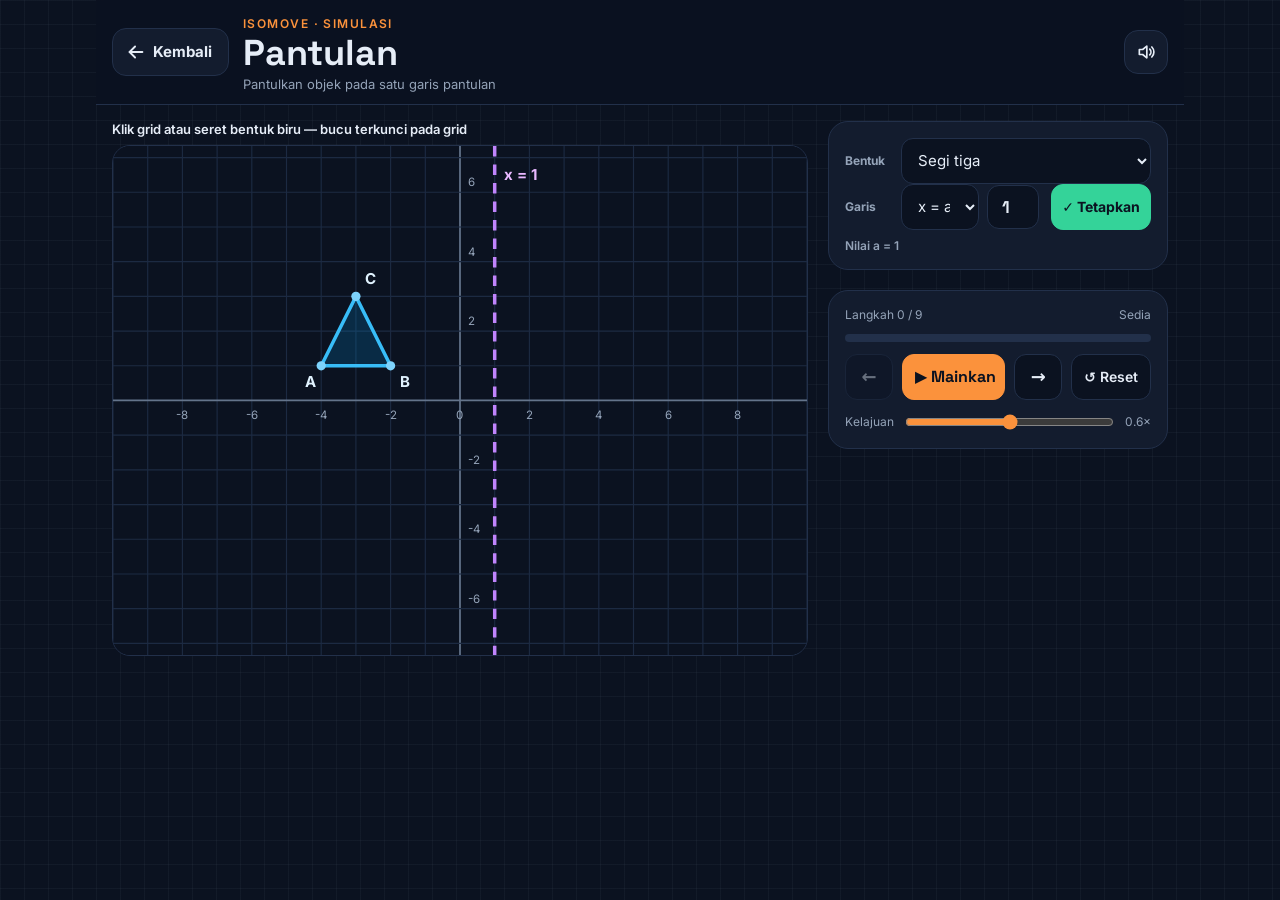
<file: simulasi/pantulan.html>
<!doctype html>
<html lang="ms">
<head>
<meta charset="utf-8">
<meta name="viewport" content="width=device-width, initial-scale=1, maximum-scale=1, user-scalable=no, viewport-fit=cover">
<title>Simulasi Pantulan · ISOMOVE</title>
<meta name="theme-color" content="#0B1220">
<link rel="manifest" href="../manifest.json">
<link rel="icon" href="../favicon.svg" type="image/svg+xml">
<link rel="apple-touch-icon" href="../icons/apple-touch-icon.png">
<style>
@font-face{font-family:'Inter';font-weight:400;font-display:swap;src:url('../fonts/inter-latin-400-normal.woff2') format('woff2')}
@font-face{font-family:'Inter';font-weight:600;font-display:swap;src:url('../fonts/inter-latin-600-normal.woff2') format('woff2')}
@font-face{font-family:'Inter';font-weight:700;font-display:swap;src:url('../fonts/inter-latin-700-normal.woff2') format('woff2')}
@font-face{font-family:'Space Grotesk';font-weight:700;font-display:swap;src:url('../fonts/space-grotesk-latin-700-normal.woff2') format('woff2')}
:root{--bg:#0B1220;--surface:#131C2E;--border:#22304A;--text:#E6EDF7;--muted:#94A3B8;--accent:#FB923C;--green:#34D399;--orange:#FB923C;--pink:#F472B6;--amber:#FBBF24;--head:'Space Grotesk',system-ui,sans-serif}
*{box-sizing:border-box}
html,body{margin:0}
body{background-color:var(--bg);background-image:linear-gradient(rgba(148,163,184,.06) 1px,transparent 1px),linear-gradient(90deg,rgba(148,163,184,.06) 1px,transparent 1px);background-size:24px 24px;color:var(--text);font-family:'Inter',system-ui,sans-serif;-webkit-font-smoothing:antialiased;-webkit-tap-highlight-color:transparent}
:focus-visible{outline:3px solid var(--accent);outline-offset:2px}
.wrap{max-width:1120px;margin:0 auto;padding:20px 16px calc(28px + env(safe-area-inset-bottom,0px))}
.top{display:flex;align-items:center;gap:14px;margin-bottom:16px}
.back{flex:none;width:44px;height:44px;border-radius:14px;display:flex;align-items:center;justify-content:center;background:var(--surface);border:1px solid var(--border);color:var(--text)}
.back:hover{border-color:var(--muted)}
.eyebrow{font-size:12px;font-weight:600;letter-spacing:.12em;text-transform:uppercase;color:var(--accent)}
.top h1{margin:2px 0 0;font-family:var(--head);font-size:28px;line-height:1.1}
.top p{margin:2px 0 0;font-size:13px;color:var(--muted)}
.grid{display:grid;grid-template-columns:minmax(0,1fr);grid-template-areas:"controls" "canvas" "player";gap:14px}
.a-controls{grid-area:controls}.a-canvas{grid-area:canvas}.a-player{grid-area:player}
.panel{border:1px solid var(--border);background:var(--surface);padding:16px;border-radius:20px}
.row{display:flex;align-items:center;gap:9px}
label,.muted{font-size:12px;color:var(--muted)}
.title{font-size:14px;font-weight:700;color:var(--text)}
select,input[type=number]{background:var(--bg);color:var(--text);border:1px solid var(--border);border-radius:12px;padding:10px 12px;font:inherit;font-size:15px}
select{width:100%;margin-top:6px;min-height:46px}
input[type=number]{width:78px;min-height:44px;font-family:var(--head);font-weight:700;font-size:17px;text-align:center}
select:focus,input:focus{border-color:var(--accent);outline:none}
button{border:1px solid var(--border);border-radius:12px;padding:10px 12px;min-height:46px;background:var(--bg);color:var(--text);font:inherit;font-weight:600;font-size:14px;cursor:pointer}
button:hover:not(:disabled){border-color:var(--muted)}
button:disabled{opacity:.4;cursor:not-allowed}
.bracket{height:100px;width:12px;border:3px solid var(--accent)}
.bl{border-right:0;border-radius:8px 0 0 8px}.br{border-left:0;border-radius:0 8px 8px 0}
.hint{font-size:13px;font-weight:600;margin:0 0 8px}
svg{display:block;width:100%;height:auto;touch-action:none;font-family:'Inter',sans-serif}#rays{transition:opacity .6s ease}.canvasbox{border:1px solid var(--border);border-radius:18px;overflow:hidden;background:var(--bg)}
canvas{width:100%;height:auto;display:block;touch-action:none;cursor:crosshair}
.legend{display:flex;gap:8px;flex-wrap:wrap;margin-top:10px;font-size:12px;font-weight:600}
.legend span{display:inline-flex;align-items:center;gap:6px;padding:5px 10px;border-radius:999px;background:var(--surface);border:1px solid var(--border)}
.legend i{width:10px;height:10px;border-radius:999px;display:inline-block}
.canvasbox{position:relative}.warning{position:absolute;top:12px;left:50%;transform:translateX(-50%);z-index:2;width:max-content;max-width:calc(100% - 24px);padding:10px 16px;border-radius:14px;background:#FBBF24;color:#0B1220;font-size:14px;font-weight:700;line-height:1.35;text-align:center;box-shadow:0 8px 24px rgba(0,0,0,.45);pointer-events:none;animation:pop .25s ease-out}.warning:empty{display:none}@keyframes pop{from{opacity:0;transform:translate(-50%,-8px)}to{opacity:1;transform:translate(-50%,0)}}@media(min-width:900px){.warning{font-size:15px;top:16px}}@media(prefers-reduced-motion:reduce){.warning{animation:none}}
.barbg{height:8px;background:var(--border);border-radius:999px;overflow:hidden;margin:12px 0}
.bar{height:100%;width:0%;background:var(--accent);border-radius:999px}
.primary{flex:1;background:var(--accent);border-color:var(--accent);color:var(--bg);font-family:var(--head);font-weight:700;font-size:16px}
.primary:hover:not(:disabled){background:#FDBA74;border-color:#FDBA74}
.set{background:var(--green);border-color:var(--green);color:var(--bg);font-weight:700;margin-left:8px}
.set:hover:not(:disabled){background:#6EE7B7;border-color:#6EE7B7}
input[type=range]{accent-color:var(--accent)}
@media(max-width:440px){.wrap{padding:14px 10px 24px}.panel{padding:12px}.row{gap:6px}.set{margin-left:0}button{padding:9px 8px}.top h1{font-size:24px}}
@media(min-width:900px){
 .wrap{padding:32px 32px 40px}
 .top h1{font-size:36px}
 .grid{grid-template-columns:minmax(0,1fr) 340px;grid-template-rows:auto 1fr;grid-template-areas:"canvas controls" "canvas player";align-items:start;gap:20px}
 .a-canvas{grid-row:1 / span 2}
}
.field+.field{margin-top:14px}.axisrow{display:flex;align-items:center;gap:9px}.axisrow>select{flex:1;min-width:0;margin-top:0}.axisvalue{display:flex;align-items:center;gap:8px}.axisvalue input{width:72px;min-width:0}.axisvalue .set{margin-left:0;white-space:nowrap}.valuestatus{font-size:12px;color:var(--muted);margin-top:8px;font-weight:600}#randomize{display:none;width:100%;margin-top:12px}label{display:block;margin-bottom:6px}.note{background:var(--bg);border:1px solid var(--border);border-left:3px solid var(--accent);padding:12px 14px;margin-top:12px;border-radius:12px;font-size:13px;line-height:1.6;color:var(--text)}.note strong{color:#FDBA74}.statusline{font-size:13px;margin-top:12px;line-height:1.7;color:var(--text)}.statusline strong{color:var(--muted);font-weight:600}@media(max-width:380px){.axisvalue input{width:56px}.axisvalue .set{padding:9px 8px;font-size:12px}}

/* Butang kembali mudah ditekan di iPhone: elak kawasan jam/notch, header melekat di atas */
.wrap{padding-top:0}
.top{position:sticky;top:0;z-index:20;margin:0 -16px 16px;padding:calc(12px + env(safe-area-inset-top,0px)) 16px 12px;background:rgba(11,18,32,.94);-webkit-backdrop-filter:blur(10px);backdrop-filter:blur(10px);border-bottom:1px solid var(--border)}
.back{width:auto;height:48px;padding:0 16px 0 12px;gap:6px;font-weight:700;font-size:15px;text-decoration:none;touch-action:manipulation}
.back span{line-height:1}
@media(max-width:440px){.top{margin:0 -10px 14px;padding-left:10px;padding-right:10px}.wrap{padding-top:0}}
@media(max-width:420px){.top h1{font-size:22px}.top p{display:none}}
.top-snd{margin-left:auto;flex:none}
/* Amaran: satu baris kecil di luar grid, kiri atas (ganti teks petunjuk) */
.a-canvas .warning{position:static;display:block;transform:none;width:max-content;max-width:100%;margin:0 0 8px;padding:3px 8px;border-radius:6px;font-size:11px;font-weight:700;line-height:1.4;text-align:left;white-space:nowrap;overflow:hidden;text-overflow:ellipsis;box-shadow:none;opacity:1;animation:none}
.a-canvas .warning:empty{display:none}
.a-canvas:has(.warning:not(:empty)) .hint{display:none}
/* ===== Kawalan padat + satu skrin di telefon ===== */
.back svg{width:22px;height:22px;flex:none}
.back:active{transform:scale(.94);background:var(--border)}
.crow{display:flex;align-items:center;gap:8px}
.crow+.crow{margin-top:10px}
.cl{flex:none;width:60px;margin:0;font-size:12px;font-weight:700;color:var(--muted)}
.crow select{flex:1;min-width:0;margin-top:0}
.sr{position:absolute;width:1px;height:1px;overflow:hidden;clip:rect(0 0 0 0);white-space:nowrap}
.rnd{width:100%;margin-top:8px}
.vec{display:flex;align-items:stretch;gap:6px}
.vec .bracket{height:auto}
.vcol{display:flex;flex-direction:column;gap:6px}
.vcol .row{gap:6px}.vcol .muted{width:10px}
.crow .set{margin-left:4px;white-space:nowrap}
.crow .coord{flex:1;flex-wrap:nowrap;gap:6px}
.crow .axisvalue{flex:none}
.cl{width:48px}.crow .coord input,.crow .axisvalue input{width:52px}.crow .set{padding-left:10px;padding-right:10px}
.pbtns #prev,.pbtns #next{flex:none;width:48px;padding:0;font-size:18px}
.pbtns button{white-space:nowrap}.pbtns .primary{min-width:0}
.pspeed{margin-top:12px}
.a-controls .note{margin-top:10px}
@media(max-width:699px){
 .wrap{height:100svh;display:flex;flex-direction:column;padding-bottom:calc(8px + env(safe-area-inset-bottom,0px))}
 .top{margin-bottom:8px;padding-top:calc(6px + env(safe-area-inset-top,0px));padding-bottom:6px;gap:10px}
 .top .eyebrow{display:none}
 .top h1{font-size:20px;margin:0}
 .back{height:40px;padding:0 12px 0 10px;font-size:14px}
 .top .snd-btn{width:40px;height:40px;min-height:40px;border-radius:12px}
 .grid{flex:1;min-height:0;display:flex;flex-direction:column;gap:8px}
 .panel{padding:10px 12px;border-radius:16px}
 select,input[type=number]{min-height:38px;padding:5px 8px;font-size:16px}
 input[type=number]{width:54px}
 .coord input,.axisvalue input{width:52px}
 button{min-height:40px;padding:6px 10px}
 .crow+.crow{margin-top:8px}
 .cl{width:52px;font-size:11.5px}
 .vcol{gap:4px}
 .a-controls .note{margin-top:8px;padding:6px 10px;font-size:12px;line-height:1.4}
 .valuestatus{font-size:11px;margin-top:4px}
 .a-canvas{flex:1;min-height:170px;display:flex;flex-direction:column}
 .hint,.sub{display:none}
 .a-canvas .warning{margin:0 0 4px}
 .canvasbox{flex:1;min-height:0;container-type:size;display:flex;align-items:center;justify-content:center;border:0;border-radius:0;background:none;overflow:visible}
 .canvasbox>canvas,.canvasbox>svg{width:min(100cqw,calc(100cqh * 600 / 440));height:auto;aspect-ratio:600/440;border:1px solid var(--border);border-radius:14px}
 .barbg{margin:8px 0}
 .pspeed{margin-top:8px}
 .primary{font-size:15px}
}
</style>
</head>
<body>
<main class="wrap">
<header class="top">
<a class="back" id="backbtn" href="../#/simulasi" aria-label="Kembali ke Simulasi"><svg width="22" height="22" viewBox="0 0 24 24" fill="none" stroke="currentColor" stroke-width="2" stroke-linecap="round" stroke-linejoin="round" aria-hidden="true"><path d="M19 12H5"/><path d="M11 6l-6 6 6 6"/></svg><span>Kembali</span></a>
<div><span class="eyebrow">ISOMOVE · Simulasi</span><h1>Pantulan</h1><p>Pantulkan objek pada satu garis pantulan</p></div>
<span class="top-snd" id="sndslot"></span></header>
<div class="grid">
<section class="panel a-controls">
<div class="crow"><label class="cl" for="shape">Bentuk</label><select id="shape"><option value="triangle">Segi tiga</option><option value="square">Segi empat</option><option value="pentagon">Pentagon</option><option value="hexagon">Heksagon</option><option value="trapezium">Trapezium</option><option value="random">Random</option></select></div>
<button id="randomize" class="rnd">⚄ Jana Bentuk Baharu</button>
<div class="crow"><label class="cl" for="axis">Garis</label><select id="axis"><option value="x">x = a</option><option value="y">y = b</option><option value="d">y = x</option><option value="n">y = −x</option></select><div id="valuebox" class="axisvalue"><input id="value" type="number" min="-5" max="5" step="1" value="1" aria-label="Nilai a"><button id="apply" type="button" class="set">✓ Tetapkan</button></div></div>
<div id="valuestatus" class="valuestatus">Nilai a = 1</div><div id="explain" class="note" hidden></div>
</section>
<div class="a-canvas">
<p class="hint">Klik grid atau seret bentuk biru — bucu terkunci pada grid</p>
<div id="movewarning" class="warning" role="alert" aria-live="assertive"></div><div class="canvasbox"><svg id="svg" viewBox="0 0 600 440" aria-label="Grid Cartes dan animasi pantulan"><rect width="600" height="440" fill="#0B1220"/><g id="grid"></g><g id="refaxis"></g><g id="original"></g><g id="rays"></g><g id="image"></g><g id="effects"></g><rect id="hit" width="600" height="440" fill="transparent" style="cursor:crosshair;touch-action:none"/></svg></div>
</div>
<section class="panel a-player">
<div class="row" style="justify-content:space-between"><span id="stage" class="muted">Langkah 0 / 9</span><span id="status" class="muted">Sedia</span></div>
<div class="barbg"><div id="progress" class="bar"></div></div>
<div class="row pbtns"><button id="prev" aria-label="Langkah sebelum">←</button><button id="play" class="primary">▶ Mainkan</button><button id="next" aria-label="Langkah seterusnya">→</button><button id="reset">↺ Reset</button></div>
<div class="row pspeed"><label for="speed" style="margin:0">Kelajuan</label><input id="speed" type="range" min=".2" max="1" step=".1" value=".6" style="flex:1;min-width:0"><span id="speedlabel" class="muted">0.6×</span></div>
<div id="coordinates" class="statusline" hidden></div>
</section>
</div>
</main>
<script>
(()=>{
const $=id=>document.getElementById(id),NS='http://www.w3.org/2000/svg',S=30,OX=300,OY=220,L='ABCDEF';
const presets={triangle:[[0,0],[2,0],[1,2]],square:[[0,0],[3,0],[3,2],[0,2]],pentagon:[[0,0],[2,0],[3,1],[1,3],[-1,1]],hexagon:[[0,0],[2,0],[3,1],[2,3],[0,3],[-1,1]],trapezium:[[0,0],[4,0],[3,2],[1,2]]};
const g={grid:$('grid'),axis:$('refaxis'),original:$('original'),rays:$('rays'),image:$('image'),fx:$('effects')},P=p=>[OX+p[0]*S,OY-p[1]*S];
function make(tag,attrs,parent){let e=document.createElementNS(NS,tag);Object.entries(attrs).forEach(([k,v])=>e.setAttribute(k,v));parent.appendChild(e);return e}
function textAt(parent,p,str,color,dx=8,dy=-11){let q=P(p),e=make('text',{x:q[0]+dx,y:q[1]+dy,fill:color,'font-size':13,'font-weight':700,'pointer-events':'none'},parent);e.textContent=str}
for(let x=-10;x<=10;x++)make('line',{x1:OX+x*S,y1:0,x2:OX+x*S,y2:440,stroke:x?'#1C2A42':'#64748B','stroke-width':x?1:1.5},g.grid);
for(let y=-7;y<=7;y++)make('line',{x1:0,y1:OY-y*S,x2:600,y2:OY-y*S,stroke:y?'#1C2A42':'#64748B','stroke-width':y?1:1.5},g.grid);
for(let x=-8;x<=8;x+=2)make('text',{x:OX+x*S,y:OY+16,fill:'#94A3B8','font-size':10,'text-anchor':'middle'},g.grid).textContent=x;
for(let y=-6;y<=6;y+=2)if(y)make('text',{x:OX+7,y:OY-y*S-5,fill:'#94A3B8','font-size':10},g.grid).textContent=y;
let anchor=[-4,1],kind='x',a=1,template=presets.triangle,pts=[],imgs=[],steps=[],index=0,progress=0,mode='idle',wait=0,playing=false,frame=0,last=null,valid=true,ring,glow,blink,tip,num,vertices=[];
function reflect(p){return kind==='x'?[2*a-p[0],p[1]]:kind==='y'?[p[0],2*a-p[1]]:kind==='d'?[p[1],p[0]]:[-p[1],-p[0]]}
function foot(p){return kind==='x'?[a,p[1]]:kind==='y'?[p[0],a]:kind==='d'?[(p[0]+p[1])/2,(p[0]+p[1])/2]:[(p[0]-p[1])/2,(p[1]-p[0])/2]}
function fits(pos){let ps=template.map(p=>[p[0]+pos[0],p[1]+pos[1]]);return [...ps,...ps.map(reflect)].every(p=>p[0]>=-9&&p[0]<=9&&p[1]>=-6&&p[1]<=6)}
function convexHull(points){
 const sorted=points.slice().sort((a,b)=>a[0]-b[0]||a[1]-b[1]);
 const cross=(o,a,b)=>(a[0]-o[0])*(b[1]-o[1])-(a[1]-o[1])*(b[0]-o[0]);
 const low=[],high=[];
 for(const p of sorted){while(low.length>=2&&cross(low[low.length-2],low[low.length-1],p)<=0)low.pop();low.push(p)}
 for(const p of sorted.slice().reverse()){while(high.length>=2&&cross(high[high.length-2],high[high.length-1],p)<=0)high.pop();high.push(p)}
 return low.slice(0,-1).concat(high.slice(0,-1));
}
function randomShape(){
 const previous=JSON.stringify(template);
 for(let attempt=0;attempt<350;attempt++){
  const desired=3+Math.floor(Math.random()*4);
  const cloud=Array.from({length:desired+3},()=>[Math.floor(Math.random()*6),Math.floor(Math.random()*5)]);
  const unique=[...new Map(cloud.map(p=>[p.join(','),p])).values()];
  const hull=convexHull(unique);
  if(hull.length!==desired)continue;
  const minX=Math.min(...hull.map(p=>p[0])),minY=Math.min(...hull.map(p=>p[1]));
  const candidate=hull.map(p=>[p[0]-minX,p[1]-minY]);
  if(JSON.stringify(candidate)===previous)continue;
  const old=template;template=candidate;
  let ok=false;
  for(let y=-5;y<=5&&!ok;y++)for(let x=-8;x<=7&&!ok;x++)if(fits([x,y]))ok=true;
  template=old;
  if(ok)return candidate;
 }
 // Bentuk sandaran yang kecil dan mempunyai bucu berbeza.
 return [[0,0],[2,0],[2,2],[0,2]];
}
function updateButtons(){$('play').textContent=playing?'⏸ Pause':index>=steps.length?'↻ Ulang':'▶ Mainkan';$('prev').disabled=index===0&&progress===0;$('next').disabled=index>=steps.length}
function stop(){playing=false;cancelAnimationFrame(frame);last=null;updateButtons()}
function dist(p){return kind==='x'?Math.abs(p[0]-a):kind==='y'?Math.abs(p[1]-a):kind==='d'?Math.abs(p[0]-p[1])/Math.SQRT2:Math.abs(p[0]+p[1])/Math.SQRT2}function nearestIdx(){let k=0;pts.forEach((p,i)=>{if(dist(p)<dist(pts[k])-1e-9)k=i});return k}let order=[];function info(){const na=String(a).replace('-','−'),name=kind==='x'?'x = '+na:kind==='y'?'y = '+na:kind==='d'?'y = x':'y = −x',type=kind==='x'?'garis menegak':kind==='y'?'garis mengufuk':'garis condong';
$('explain').innerHTML='Pantulkan pada garis <strong>'+name+'</strong> ('+type+').<br>Laluan hijau: bucu ke garis pantulan. Laluan oren: garis ke imej, dengan jarak yang sama.';
const k=nearestIdx();const A=pts[k],B=imgs[k],N=L[k],f=v=>String(v).replace('-','−');let html='<strong>Bucu terdekat dengan garis:</strong> '+N+'<br><strong>Koordinat:</strong> '+N+'('+A.map(f).join(', ')+') → '+N+'′('+B.map(f).join(', ')+')';
if(kind==='x'||kind==='y'){const d=dist(A);html+='<br><strong>Jarak '+N+' ke garis:</strong> '+d+' petak · <strong>Jarak garis ke '+N+'′:</strong> '+d+' petak'}else html+='<br><strong>Garis pantulan:</strong> '+name;
if(dist(A)<1e-9)html+='<br>'+N+' berada pada garis pantulan, jadi kedudukannya tidak berubah.';$('coordinates').innerHTML=html}
function setup(){
stop();kind=$('axis').value;index=0;progress=0;mode='idle';wait=0;
$('valuebox').style.display=kind==='x'||kind==='y'?'flex':'none';$('valuestatus').style.display=kind==='x'||kind==='y'?'block':'none';$('valuestatus').textContent='Nilai '+(kind==='x'?'a':'b')+' = '+a;$('valuestatus').style.color='#94A3B8';$('value').setAttribute('aria-label',kind==='x'?'Nilai a':'Nilai b');$('randomize').style.display=$('shape').value==='random'?'block':'none';
valid=true;
if(!valid){$('play').disabled=true;$('status').textContent='Masukkan nilai integer antara −5 hingga 5';return}
if(!fits(anchor)){let found=false;for(let y=-5;y<=5&&!found;y++)for(let x=-8;x<=7&&!found;x++)if(fits([x,y])){anchor=[x,y];found=true}if(!found){valid=false;$('play').disabled=true;$('status').textContent='Bentuk tidak muat pada grid';return}}
$('play').disabled=false;[g.axis,g.original,g.rays,g.image,g.fx].forEach(group=>group.replaceChildren());
const path=kind==='x'?`M${OX+a*S} 0 V440`:kind==='y'?`M0 ${OY-a*S} H600`:kind==='d'?'M80 440 L520 0':'M80 0 L520 440';
make('path',{d:path,stroke:'#c084fc','stroke-width':3,'stroke-dasharray':'9 7',fill:'none'},g.axis);
textAt(g.axis,kind==='x'?[a,6]:kind==='y'?[-8,a]:kind==='d'?[5,5]:[5,-5],kind==='x'?`x = ${a}`:kind==='y'?`y = ${a}`:kind==='d'?'y = x':'y = −x','#e9b8ff');
pts=template.map(p=>[p[0]+anchor[0],p[1]+anchor[1]]);imgs=pts.map(reflect);info();
make('polygon',{points:pts.map(P).map(q=>q.join(',')).join(' '),fill:'#0284c7','fill-opacity':'.22',stroke:'#38bdf8','stroke-width':3},g.original);
pts.forEach((p,i)=>{let q=P(p);make('circle',{cx:q[0],cy:q[1],r:4,fill:'#7dd3fc'},g.original);textAt(g.original,p,L[i],'#e0f2fe',i===0?-14:8,i<2?18:-11)});
steps=[];
const k0=nearestIdx();order=pts.map((_,j)=>(k0+j)%pts.length);order.forEach(i=>{const p=pts[i];[[p,foot(p)],[foot(p),imgs[i]]].forEach(([from,to],half)=>{let start=P(from),end=P(to),units=Math.max(Math.abs(to[0]-from[0]),Math.abs(to[1]-from[1]));let line=make('line',{x1:start[0],y1:start[1],x2:start[0],y2:start[1],stroke:half?'#fb923c':'#34d399','stroke-width':3,'stroke-linecap':'round'},g.rays);if(half)line.setAttribute('stroke-dasharray','7 6');steps.push({type:'ray',index:i,half,a:start,b:end,units,line})})});
vertices=imgs.map((p,i)=>{let group=make('g',{},g.image),q=P(p);make('circle',{cx:q[0],cy:q[1],r:4,fill:'#f472b6'},group);textAt(group,p,L[i]+'′','#fbcfe8',i===0?-14:8,i<2?18:-11);return group});
order.forEach(i=>{const p=imgs[i];let start=P(p),end=P(imgs[(i+1)%imgs.length]),line=make('line',{x1:start[0],y1:start[1],x2:start[0],y2:start[1],stroke:'#f472b6','stroke-width':3.8,'stroke-linecap':'round'},g.image);steps.push({type:'edge',index:i,a:start,b:end,units:Math.hypot(end[0]-start[0],end[1]-start[1])/S,line})});
glow=make('circle',{r:20,fill:'#facc15','fill-opacity':'.16'},g.fx);ring=make('circle',{r:15,fill:'none',stroke:'#facc15','stroke-width':3.5},g.fx);blink=make('circle',{r:12,fill:'#facc15','fill-opacity':'.3',stroke:'#facc15','stroke-width':3},g.fx);tip=make('circle',{r:5,fill:'#facc15',stroke:'white','stroke-width':1},g.fx);num=make('text',{fill:'#fde68a','font-size':17,'font-weight':700,'font-family':'Space Grotesk, sans-serif','text-anchor':'middle',stroke:'#0B1220','stroke-width':3.5,'paint-order':'stroke','pointer-events':'none'},g.fx);draw();
}
function draw(){
if(!valid)return;
steps.forEach((s,i)=>{let t=i<index?1:i===index?progress:0;s.line.setAttribute('x2',s.a[0]+(s.b[0]-s.a[0])*t);s.line.setAttribute('y2',s.a[1]+(s.b[1]-s.a[1])*t);s.line.style.opacity=t>0?1:0});
let s=steps[index],ray=s&&s.type==='ray';
if(ray&&s.half===0&&mode==='highlight'){let p=P(pts[s.index]),v=Math.abs(Math.sin(wait/170));[ring,glow].forEach(e=>{e.setAttribute('cx',p[0]);e.setAttribute('cy',p[1]);e.setAttribute('r',14+8*v);e.style.opacity=.35+.65*v})}else{ring.style.opacity=0;glow.style.opacity=0}
if(ray&&mode==='axisHold'){let v=Math.abs(Math.sin(wait/140));blink.setAttribute('cx',s.a[0]);blink.setAttribute('cy',s.a[1]);blink.setAttribute('r',10+8*v);blink.style.opacity=.15+.85*v}else blink.style.opacity=0;
if(s&&mode==='move'){let x=s.a[0]+(s.b[0]-s.a[0])*progress,y=s.a[1]+(s.b[1]-s.a[1])*progress;tip.setAttribute('cx',x);tip.setAttribute('cy',y);tip.style.opacity=progress>0?1:0;if(ray&&progress>0&&s.units>0){let count=Math.min(Math.max(1,Math.ceil(s.units)),Math.floor(progress*s.units+1e-6)+1);num.setAttribute('x',x+15);num.setAttribute('y',y-13);num.textContent=String(count);num.style.opacity=1}else num.style.opacity=0}else{tip.style.opacity=0;num.style.opacity=0}
vertices.forEach((v,i)=>v.style.opacity=index>=2*order.indexOf(i)+2?1:0);g.rays.style.opacity=index>=steps.length?0:1;
$('stage').textContent=`Langkah ${index} / ${steps.length}`;
$('status').textContent=mode==='idle'?'Sedia':!s?'Selesai':s.type==='edge'?`Bina sisi ${L[s.index]}′–${L[(s.index+1)%pts.length]}′`:L[s.index]+(s.half?' → '+L[s.index]+'′':' → garis');
$('progress').style.width=(steps.length?(index+progress)/steps.length*100:0)+'%';updateButtons();
}
function nextMode(){if(index>=steps.length)return 'done';let s=steps[index];return s.type==='edge'?'move':s.half===0?'highlight':'axisHold'}
function advance(){index=Math.min(steps.length,index+1);progress=0;wait=0;mode=nextMode();if(index===steps.length)stop()}
function tick(now){if(!playing)return;if(last===null)last=now;let dt=Math.min(now-last,60)*Number($('speed').value);last=now;
if(mode==='highlight'){wait+=dt;if(wait>=850){wait=0;mode='move'}}else if(mode==='axisHold'){wait+=dt;if(wait>=810){wait=0;mode='move'}}else if(mode==='move'){let s=steps[index];if(s){progress+=dt/(s.type==='edge'?480:Math.max(550,s.units*360));if(progress>=1)advance()}else stop()}draw();if(playing)frame=requestAnimationFrame(tick)}
$('play').onclick=()=>{if(!valid)return;if(playing){stop();draw();return}if(index>=steps.length){index=0;progress=0;mode='idle';wait=0}if(mode==='idle'){mode='highlight';wait=0}playing=true;last=null;updateButtons();draw();frame=requestAnimationFrame(tick)};
function jump(dir){if(!valid)return;stop();if(dir>0){if(index>=steps.length)return;index++}else{if(index===0){progress=0;mode='idle';draw();return}index--}progress=0;wait=0;mode=index===0?'idle':index>=steps.length?'done':'move';draw()}
$('next').onclick=()=>jump(1);$('prev').onclick=()=>jump(-1);$('reset').onclick=()=>{anchor=[-4,1];setup()};
$('speed').oninput=()=>{$('speedlabel').textContent=Number($('speed').value).toFixed(1)+'×'};
$('shape').onchange=()=>{template=$('shape').value==='random'?randomShape():presets[$('shape').value];anchor=[-4,1];setup()};
$('randomize').onclick=()=>{template=randomShape();anchor=[-4,1];setup()};$('axis').onchange=setup;
function applyValue(){const raw=$('value').value.trim(),v=Number(raw);if(raw===''||!Number.isInteger(v)||v< -5||v>5){$('valuestatus').textContent='Masukkan integer −5 hingga 5';$('valuestatus').style.color='#FBBF24';return}a=v;setup()}
$('apply').onclick=applyValue;$('value').onkeydown=e=>{if(e.key==='Enter'){e.preventDefault();applyValue()}};$('value').oninput=()=>{$('valuestatus').textContent='Belum ditetapkan';$('valuestatus').style.color='#94A3B8'};
const hit=$('hit'),svg=$('svg'),warning=$('movewarning');
let dragging=false,offset=[0,0],activePointer=null;
function centroid(){let sx=0,sy=0;template.forEach(p=>{sx+=p[0];sy+=p[1]});return [sx/template.length,sy/template.length]}
function coords(e){let r=svg.getBoundingClientRect();return [((e.clientX-r.left)/r.width*600-OX)/S,(OY-(e.clientY-r.top)/r.height*440)/S]}
function insideShape(pos){let poly=template.map(p=>[p[0]+anchor[0],p[1]+anchor[1]]),inside=false;for(let i=0,j=poly.length-1;i<poly.length;j=i++){let u=poly[i],v=poly[j];if((u[1]>pos[1])!==(v[1]>pos[1])&&pos[0]<(v[0]-u[0])*(pos[1]-u[1])/(v[1]-u[1])+u[0])inside=!inside}return inside}
function placeAt(pos){let q=[Math.round(pos[0]),Math.round(pos[1])];if(fits(q)){warning.textContent='';if(q[0]!==anchor[0]||q[1]!==anchor[1]){anchor=q;setup()}}else warning.textContent='⚠ Di luar grid'}
hit.addEventListener('pointerdown',e=>{if(!valid)return;let pos=coords(e);dragging=true;activePointer=e.pointerId;if(insideShape(pos)){offset=[anchor[0]-pos[0],anchor[1]-pos[1]]}else{let c=centroid();offset=[-c[0],-c[1]];placeAt([pos[0]+offset[0],pos[1]+offset[1]])}try{hit.setPointerCapture(e.pointerId)}catch(err){}e.preventDefault()});
hit.addEventListener('pointermove',e=>{if(!dragging||e.pointerId!==activePointer)return;let p=coords(e);placeAt([p[0]+offset[0],p[1]+offset[1]])});
function endDrag(e){if(e.pointerId===activePointer){dragging=false;activePointer=null}}
hit.addEventListener('pointerup',endDrag);hit.addEventListener('pointercancel',endDrag);
setup();
})();
</script>
<script>(function(){var b=document.getElementById('backbtn');b.addEventListener('click',function(e){try{var r=document.referrer?new URL(document.referrer):null;if(r&&r.origin===location.origin&&history.length>1){e.preventDefault();history.back()}}catch(x){}})})();</script>
<script src="../js/fx.js"></script>
<script>if(window.FX){document.getElementById('sndslot').innerHTML=FX.button();FX.watchSim('status',document.querySelector('.canvasbox'))}</script>
</body>
</html>
</file>
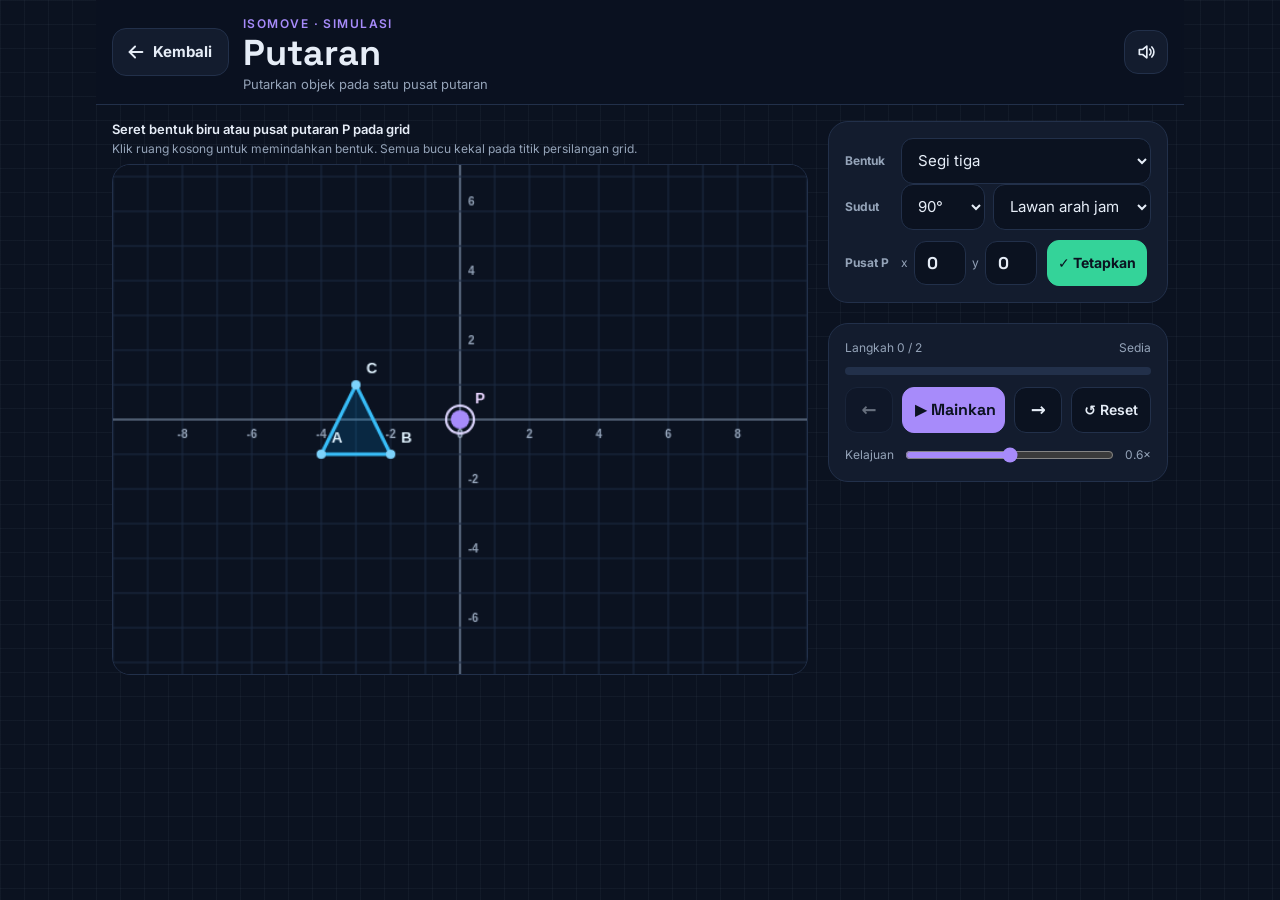
<file: simulasi/putaran.html>
<!doctype html>
<html lang="ms">
<head>
<meta charset="utf-8">
<meta name="viewport" content="width=device-width, initial-scale=1, maximum-scale=1, user-scalable=no, viewport-fit=cover">
<title>Simulasi Putaran · ISOMOVE</title>
<meta name="theme-color" content="#0B1220">
<link rel="manifest" href="../manifest.json">
<link rel="icon" href="../favicon.svg" type="image/svg+xml">
<link rel="apple-touch-icon" href="../icons/apple-touch-icon.png">
<style>
@font-face{font-family:'Inter';font-weight:400;font-display:swap;src:url('../fonts/inter-latin-400-normal.woff2') format('woff2')}
@font-face{font-family:'Inter';font-weight:600;font-display:swap;src:url('../fonts/inter-latin-600-normal.woff2') format('woff2')}
@font-face{font-family:'Inter';font-weight:700;font-display:swap;src:url('../fonts/inter-latin-700-normal.woff2') format('woff2')}
@font-face{font-family:'Space Grotesk';font-weight:700;font-display:swap;src:url('../fonts/space-grotesk-latin-700-normal.woff2') format('woff2')}
:root{--bg:#0B1220;--surface:#131C2E;--border:#22304A;--text:#E6EDF7;--muted:#94A3B8;--accent:#A78BFA;--green:#34D399;--orange:#FB923C;--pink:#F472B6;--amber:#FBBF24;--head:'Space Grotesk',system-ui,sans-serif}
*{box-sizing:border-box}
html,body{margin:0}
body{background-color:var(--bg);background-image:linear-gradient(rgba(148,163,184,.06) 1px,transparent 1px),linear-gradient(90deg,rgba(148,163,184,.06) 1px,transparent 1px);background-size:24px 24px;color:var(--text);font-family:'Inter',system-ui,sans-serif;-webkit-font-smoothing:antialiased;-webkit-tap-highlight-color:transparent}
:focus-visible{outline:3px solid var(--accent);outline-offset:2px}
.wrap{max-width:1120px;margin:0 auto;padding:20px 16px calc(28px + env(safe-area-inset-bottom,0px))}
.top{display:flex;align-items:center;gap:14px;margin-bottom:16px}
.back{flex:none;width:44px;height:44px;border-radius:14px;display:flex;align-items:center;justify-content:center;background:var(--surface);border:1px solid var(--border);color:var(--text)}
.back:hover{border-color:var(--muted)}
.eyebrow{font-size:12px;font-weight:600;letter-spacing:.12em;text-transform:uppercase;color:var(--accent)}
.top h1{margin:2px 0 0;font-family:var(--head);font-size:28px;line-height:1.1}
.top p{margin:2px 0 0;font-size:13px;color:var(--muted)}
.grid{display:grid;grid-template-columns:minmax(0,1fr);grid-template-areas:"controls" "canvas" "player";gap:14px}
.a-controls{grid-area:controls}.a-canvas{grid-area:canvas}.a-player{grid-area:player}
.panel{border:1px solid var(--border);background:var(--surface);padding:16px;border-radius:20px}
.row{display:flex;align-items:center;gap:9px}
label,.muted{font-size:12px;color:var(--muted)}
.title{font-size:14px;font-weight:700;color:var(--text)}
select,input[type=number]{background:var(--bg);color:var(--text);border:1px solid var(--border);border-radius:12px;padding:10px 12px;font:inherit;font-size:15px}
select{width:100%;margin-top:6px;min-height:46px}
input[type=number]{width:78px;min-height:44px;font-family:var(--head);font-weight:700;font-size:17px;text-align:center}
select:focus,input:focus{border-color:var(--accent);outline:none}
button{border:1px solid var(--border);border-radius:12px;padding:10px 12px;min-height:46px;background:var(--bg);color:var(--text);font:inherit;font-weight:600;font-size:14px;cursor:pointer}
button:hover:not(:disabled){border-color:var(--muted)}
button:disabled{opacity:.4;cursor:not-allowed}
.bracket{height:100px;width:12px;border:3px solid var(--accent)}
.bl{border-right:0;border-radius:8px 0 0 8px}.br{border-left:0;border-radius:0 8px 8px 0}
.hint{font-size:13px;font-weight:600;margin:0 0 8px}
.canvasbox{border:1px solid var(--border);border-radius:18px;overflow:hidden;background:var(--bg)}
canvas{width:100%;height:auto;display:block;touch-action:none;cursor:crosshair}
.legend{display:flex;gap:8px;flex-wrap:wrap;margin-top:10px;font-size:12px;font-weight:600}
.legend span{display:inline-flex;align-items:center;gap:6px;padding:5px 10px;border-radius:999px;background:var(--surface);border:1px solid var(--border)}
.legend i{width:10px;height:10px;border-radius:999px;display:inline-block}
.canvasbox{position:relative}.warning{position:absolute;top:12px;left:50%;transform:translateX(-50%);z-index:2;width:max-content;max-width:calc(100% - 24px);padding:10px 16px;border-radius:14px;background:#FBBF24;color:#0B1220;font-size:14px;font-weight:700;line-height:1.35;text-align:center;box-shadow:0 8px 24px rgba(0,0,0,.45);pointer-events:none;animation:pop .25s ease-out}.warning:empty{display:none}@keyframes pop{from{opacity:0;transform:translate(-50%,-8px)}to{opacity:1;transform:translate(-50%,0)}}@media(min-width:900px){.warning{font-size:15px;top:16px}}@media(prefers-reduced-motion:reduce){.warning{animation:none}}
.barbg{height:8px;background:var(--border);border-radius:999px;overflow:hidden;margin:12px 0}
.bar{height:100%;width:0%;background:var(--accent);border-radius:999px}
.primary{flex:1;background:var(--accent);border-color:var(--accent);color:var(--bg);font-family:var(--head);font-weight:700;font-size:16px}
.primary:hover:not(:disabled){background:#C4B5FD;border-color:#C4B5FD}
.set{background:var(--green);border-color:var(--green);color:var(--bg);font-weight:700;margin-left:8px}
.set:hover:not(:disabled){background:#6EE7B7;border-color:#6EE7B7}
input[type=range]{accent-color:var(--accent)}
@media(max-width:440px){.wrap{padding:14px 10px 24px}.panel{padding:12px}.row{gap:6px}.set{margin-left:0}button{padding:9px 8px}.top h1{font-size:24px}}
@media(min-width:900px){
 .wrap{padding:32px 32px 40px}
 .top h1{font-size:36px}
 .grid{grid-template-columns:minmax(0,1fr) 340px;grid-template-rows:auto 1fr;grid-template-areas:"canvas controls" "canvas player";align-items:start;gap:20px}
 .a-canvas{grid-row:1 / span 2}
}
label{display:block;margin-bottom:6px}.cols{display:grid;grid-template-columns:minmax(0,1fr) minmax(0,1fr);gap:10px}.cols select{margin-top:0}.coord{display:flex;align-items:center;gap:8px;flex-wrap:wrap}.coord input{width:70px}.coord .set{margin-left:0}.note{background:var(--bg);border:1px solid var(--border);border-left:3px solid var(--accent);padding:12px 14px;margin-top:12px;border-radius:12px;font-size:13px;line-height:1.6;color:var(--text)}.note strong{color:#C4B5FD}.statusline{font-size:13px;margin-top:12px;line-height:1.7;color:var(--text)}.statusline strong{color:var(--muted);font-weight:600}.sub{font-size:12px;color:var(--muted);margin:-4px 0 8px}@media(max-width:420px){.cols{grid-template-columns:minmax(0,1fr)}}@media(max-width:380px){.coord input{width:56px}}

/* Butang kembali mudah ditekan di iPhone: elak kawasan jam/notch, header melekat di atas */
.wrap{padding-top:0}
.top{position:sticky;top:0;z-index:20;margin:0 -16px 16px;padding:calc(12px + env(safe-area-inset-top,0px)) 16px 12px;background:rgba(11,18,32,.94);-webkit-backdrop-filter:blur(10px);backdrop-filter:blur(10px);border-bottom:1px solid var(--border)}
.back{width:auto;height:48px;padding:0 16px 0 12px;gap:6px;font-weight:700;font-size:15px;text-decoration:none;touch-action:manipulation}
.back span{line-height:1}
@media(max-width:440px){.top{margin:0 -10px 14px;padding-left:10px;padding-right:10px}.wrap{padding-top:0}}
@media(max-width:420px){.top h1{font-size:22px}.top p{display:none}}
.top-snd{margin-left:auto;flex:none}
/* Amaran: satu baris kecil di luar grid, kiri atas (ganti teks petunjuk) */
.a-canvas .warning{position:static;display:block;transform:none;width:max-content;max-width:100%;margin:0 0 8px;padding:3px 8px;border-radius:6px;font-size:11px;font-weight:700;line-height:1.4;text-align:left;white-space:nowrap;overflow:hidden;text-overflow:ellipsis;box-shadow:none;opacity:1;animation:none}
.a-canvas .warning:empty{display:none}
.a-canvas:has(.warning:not(:empty)) .hint{display:none}
/* ===== Kawalan padat + satu skrin di telefon ===== */
.back svg{width:22px;height:22px;flex:none}
.back:active{transform:scale(.94);background:var(--border)}
.crow{display:flex;align-items:center;gap:8px}
.crow+.crow{margin-top:10px}
.cl{flex:none;width:60px;margin:0;font-size:12px;font-weight:700;color:var(--muted)}
.crow select{flex:1;min-width:0;margin-top:0}
.sr{position:absolute;width:1px;height:1px;overflow:hidden;clip:rect(0 0 0 0);white-space:nowrap}
.rnd{width:100%;margin-top:8px}
.vec{display:flex;align-items:stretch;gap:6px}
.vec .bracket{height:auto}
.vcol{display:flex;flex-direction:column;gap:6px}
.vcol .row{gap:6px}.vcol .muted{width:10px}
.crow .set{margin-left:4px;white-space:nowrap}
.crow .coord{flex:1;flex-wrap:nowrap;gap:6px}
.crow .axisvalue{flex:none}
.cl{width:48px}.crow .coord input,.crow .axisvalue input{width:52px}.crow .set{padding-left:10px;padding-right:10px}
#angle{flex:0 0 84px}
.pbtns #prev,.pbtns #next{flex:none;width:48px;padding:0;font-size:18px}
.pbtns button{white-space:nowrap}.pbtns .primary{min-width:0}
.pspeed{margin-top:12px}
.a-controls .note{margin-top:10px}
@media(max-width:699px){
 .wrap{height:100svh;display:flex;flex-direction:column;padding-bottom:calc(8px + env(safe-area-inset-bottom,0px))}
 .top{margin-bottom:8px;padding-top:calc(6px + env(safe-area-inset-top,0px));padding-bottom:6px;gap:10px}
 .top .eyebrow{display:none}
 .top h1{font-size:20px;margin:0}
 .back{height:40px;padding:0 12px 0 10px;font-size:14px}
 .top .snd-btn{width:40px;height:40px;min-height:40px;border-radius:12px}
 .grid{flex:1;min-height:0;display:flex;flex-direction:column;gap:8px}
 .panel{padding:10px 12px;border-radius:16px}
 select,input[type=number]{min-height:38px;padding:5px 8px;font-size:16px}
 input[type=number]{width:54px}
 .coord input,.axisvalue input{width:52px}
 button{min-height:40px;padding:6px 10px}
 .crow+.crow{margin-top:8px}
 .cl{width:52px;font-size:11.5px}
 .vcol{gap:4px}
 .a-controls .note{margin-top:8px;padding:6px 10px;font-size:12px;line-height:1.4}
 .valuestatus{font-size:11px;margin-top:4px}
 .a-canvas{flex:1;min-height:170px;display:flex;flex-direction:column}
 .hint,.sub{display:none}
 .a-canvas .warning{margin:0 0 4px}
 .canvasbox{flex:1;min-height:0;container-type:size;display:flex;align-items:center;justify-content:center;border:0;border-radius:0;background:none;overflow:visible}
 .canvasbox>canvas,.canvasbox>svg{width:min(100cqw,calc(100cqh * 600 / 440));height:auto;aspect-ratio:600/440;border:1px solid var(--border);border-radius:14px}
 .barbg{margin:8px 0}
 .pspeed{margin-top:8px}
 .primary{font-size:15px}
}
</style>
</head>
<body>
<main class="wrap">
<header class="top">
<a class="back" id="backbtn" href="../#/simulasi" aria-label="Kembali ke Simulasi"><svg width="22" height="22" viewBox="0 0 24 24" fill="none" stroke="currentColor" stroke-width="2" stroke-linecap="round" stroke-linejoin="round" aria-hidden="true"><path d="M19 12H5"/><path d="M11 6l-6 6 6 6"/></svg><span>Kembali</span></a>
<div><span class="eyebrow">ISOMOVE · Simulasi</span><h1>Putaran</h1><p>Putarkan objek pada satu pusat putaran</p></div>
<span class="top-snd" id="sndslot"></span></header>
<div class="grid">
<section class="panel a-controls">
<div class="crow"><label class="cl" for="shape">Bentuk</label><select id="shape"><option value="triangle">Segi tiga</option><option value="quad">Segi empat</option><option value="pentagon">Pentagon</option><option value="hexagon">Heksagon</option><option value="trapezium">Trapezium</option><option value="random">Random</option></select></div>
<button id="randomize" class="rnd" style="display:none">⚄ Jana Bentuk Baharu</button>
<div class="crow"><label class="cl" for="angle">Sudut</label><select id="angle"><option value="90">90°</option><option value="180">180°</option><option value="270">270°</option><option value="360">360°</option></select><label class="sr" for="direction">Arah putaran</label><select id="direction"><option value="ccw">Lawan arah jam ↺</option><option value="cw">Arah jam ↻</option></select></div>
<div class="crow"><span class="cl">Pusat P</span><div class="coord"><span class="muted">x</span><input id="cx" type="number" value="0" min="-8" max="8" step="1" aria-label="Koordinat x pusat putaran"><span class="muted">y</span><input id="cy" type="number" value="0" min="-6" max="6" step="1" aria-label="Koordinat y pusat putaran"><button id="apply" class="set">✓ Tetapkan</button></div></div>
<div id="explain" class="note" hidden>Putar <strong>90° lawan arah jam</strong> pada pusat <strong>P(0, 0)</strong>.</div>
</section>
<div class="a-canvas">
<p class="hint">Seret bentuk biru atau pusat putaran P pada grid</p>
<p class="sub">Klik ruang kosong untuk memindahkan bentuk. Semua bucu kekal pada titik persilangan grid.</p>
<div id="warning" class="warning" role="alert" aria-live="assertive"></div><div class="canvasbox"><canvas id="canvas" width="600" height="440" aria-label="Grid Cartes interaktif untuk putaran"></canvas></div>
</div>
<section class="panel a-player">
<div class="row" style="justify-content:space-between"><span id="stage" class="muted">Langkah 0 / 2</span><span id="status" class="muted">Sedia</span></div>
<div class="barbg"><div id="progress" class="bar"></div></div>
<div class="row pbtns"><button id="prev" aria-label="Langkah sebelum">←</button><button id="play" class="primary">▶ Mainkan</button><button id="next" aria-label="Langkah seterusnya">→</button><button id="reset">↺ Reset</button></div>
<div class="row pspeed"><label for="speed" style="margin:0">Kelajuan</label><input id="speed" type="range" min=".2" max="1" step=".1" value=".6" style="flex:1;min-width:0"><span id="speedlabel" class="muted">0.6×</span></div>
<div id="coordinates" class="statusline" hidden></div>
</section>
</div>
</main>
<script>(function(){
const $=id=>document.getElementById(id),cv=$('canvas'),ctx=cv.getContext('2d'),S=30,OX=300,OY=220,ABC='ABCDEF';
const presets={triangle:[[0,0],[2,0],[1,2]],quad:[[0,0],[3,0],[3,2],[0,2]],pentagon:[[0,0],[2,0],[3,1],[1,3],[-1,1]],hexagon:[[0,0],[2,0],[3,1],[2,3],[0,3],[-1,1]],trapezium:[[0,0],[4,0],[3,2],[1,2]]};
let shape=presets.triangle,anchor=[-4,-1],center=[0,0],angle=90,direction=1,step=0,t=0,playing=false,raf=0,last=0,dragMode='',offset=[0,0],valid=true;
const xy=p=>[OX+p[0]*S,OY-p[1]*S],toGrid=p=>[(p[0]-OX)/S,(OY-p[1])/S],pts=a=>shape.map(p=>[p[0]+a[0],p[1]+a[1]]),rad=Math.PI/180;
function rotate(p,portion=1){let a=angle*rad*direction*portion,x=p[0]-center[0],y=p[1]-center[1];return[center[0]+x*Math.cos(a)-y*Math.sin(a),center[1]+x*Math.sin(a)+y*Math.cos(a)]}
function nearInt(x){let v=Math.round(x);return Math.abs(x-v)<1e-8?v:x}
function fits(a,c=center){let old=center;center=c;let q=pts(a),out=q.map(p=>rotate(p));center=old;return q.concat(out).every(p=>p[0]>=-9.01&&p[0]<=9.01&&p[1]>=-6.01&&p[1]<=6.01)}
function line(a,b,color,width=2,dash=[]){ctx.beginPath();ctx.moveTo(...a);ctx.lineTo(...b);ctx.strokeStyle=color;ctx.lineWidth=width;ctx.setLineDash(dash);ctx.stroke();ctx.setLineDash([])}
function dot(p,r,color){ctx.beginPath();ctx.arc(p[0],p[1],r,0,Math.PI*2);ctx.fillStyle=color;ctx.fill()}
function txt(p,s,color,dx=9,dy=-10){ctx.fillStyle=color;ctx.font='700 13px Inter, sans-serif';ctx.textAlign='left';ctx.fillText(s,p[0]+dx,p[1]+dy)}
function poly(ps,color,fill,alpha=1){ctx.save();ctx.globalAlpha=alpha;ctx.beginPath();ps.forEach((p,i)=>{let q=xy(p);i?ctx.lineTo(...q):ctx.moveTo(...q)});ctx.closePath();ctx.fillStyle=fill;ctx.fill();ctx.strokeStyle=color;ctx.lineWidth=3;ctx.stroke();ctx.restore()}
function grid(){ctx.fillStyle='#0B1220';ctx.fillRect(0,0,600,440);ctx.font='600 10px Inter, sans-serif';ctx.textAlign='center';for(let x=-10;x<=10;x++){line([OX+x*S,0],[OX+x*S,440],x?'#1C2A42':'#64748B',x?1:1.6);if(x%2===0&&Math.abs(x)<=8){ctx.fillStyle='#94A3B8';ctx.fillText(x,OX+x*S,OY+16)}}ctx.textAlign='left';for(let y=-7;y<=7;y++){line([0,OY-y*S],[600,OY-y*S],y?'#1C2A42':'#64748B',y?1:1.6);if(y!==0&&y%2===0&&Math.abs(y)<=6){ctx.fillStyle='#94A3B8';ctx.fillText(y,OX+7,OY-y*S-5)}}}
function draw(){grid();let original=pts(anchor),target=original.map(p=>rotate(p)),C=xy(center);let nearest=original.reduce((best,p,i)=>{let d=(p[0]-center[0])**2+(p[1]-center[1])**2;return d<best.d?{i,d}:best},{i:0,d:Infinity}).i;let vertex=original[nearest],letter=ABC[nearest],A=xy(vertex),end=xy(target[nearest]);
// Laluan oren hanya dilukis secara berperingkat selepas animasi bermula.
poly(original,'#38bdf8','rgba(2,132,199,.20)');original.forEach((p,i)=>{let q=xy(p);dot(q,4,'#7dd3fc');txt(q,ABC[i],'#e0f2fe')});
// Empat fasa pengajaran: jejari asal, lengkok, jejari akhir, sudut diserlahkan, kemudian putaran.
const prep=.17,arcEnd=.43,joinEnd=.56,highlightEnd=.70;
if(step===0&&t>0){
 const radialProgress=Math.min(1,t/prep);
 const R=[C[0]+(A[0]-C[0])*radialProgress,C[1]+(A[1]-C[1])*radialProgress];
 line(C,R,'#facc15',2.8);
 if(t>=prep){
  const f=Math.min(1,(t-prep)/(arcEnd-prep));
  const segments=Math.max(2,Math.ceil(f*130));ctx.beginPath();
  for(let i=0;i<=segments;i++){let q=xy(rotate(vertex,f*i/segments));i?ctx.lineTo(...q):ctx.moveTo(...q)}
  ctx.strokeStyle='#fb923c';ctx.lineWidth=3;ctx.lineCap='round';ctx.setLineDash([4,7]);ctx.stroke();ctx.setLineDash([]);
 }
 if(t>=arcEnd){
  // Sambung pusat P kepada bucu imej selepas lengkok siap; bentuk masih pegun.
  const f=Math.min(1,(t-arcEnd)/(joinEnd-arcEnd));
  const R2=[C[0]+(end[0]-C[0])*f,C[1]+(end[1]-C[1])*f];
  line(C,R2,'#facc15',2.8);
 }
 if(t>=joinEnd){
  // Serlahkan sudut di pusat P, di antara kedua-dua garis jejari.
  const pulse=t<highlightEnd?0.5+0.5*Math.sin((t-joinEnd)/(highlightEnd-joinEnd)*Math.PI*5):1;
  const radius=35;
  const startAng=Math.atan2(A[1]-C[1],A[0]-C[0]);
  const sweep=-direction*angle*Math.PI/180;
  ctx.save();ctx.beginPath();ctx.moveTo(...C);
  for(let i=0;i<=100;i++){const theta=startAng+sweep*i/100;ctx.lineTo(C[0]+radius*Math.cos(theta),C[1]+radius*Math.sin(theta))}
  ctx.closePath();ctx.fillStyle='rgba(251,191,36,'+(0.13+0.17*pulse)+')';ctx.fill();
  ctx.beginPath();for(let i=0;i<=100;i++){const theta=startAng+sweep*i/100;const x=C[0]+radius*Math.cos(theta),y=C[1]+radius*Math.sin(theta);i?ctx.lineTo(x,y):ctx.moveTo(x,y)}
  ctx.strokeStyle='#facc15';ctx.lineWidth=3.5+1.5*pulse;ctx.stroke();
  const mid=startAng+sweep/2;let lx=C[0]+Math.cos(mid)*65,ly=C[1]+Math.sin(mid)*65;
  lx=Math.max(28,Math.min(572,lx));ly=Math.max(28,Math.min(415,ly));
  ctx.font='700 19px "Space Grotesk", sans-serif';ctx.textAlign='center';ctx.lineWidth=5;ctx.strokeStyle='#0B1220';ctx.strokeText(angle+'°',lx,ly);ctx.fillStyle='#fde68a';ctx.fillText(angle+'°',lx,ly);ctx.restore();
 }
 if(t>=highlightEnd){
  const move=Math.max(0,Math.min(1,(t-highlightEnd)/(1-highlightEnd)));
  const moving=original.map(p=>rotate(p,move));poly(moving,'#f472b6','rgba(236,72,153,.17)');
  moving.forEach((p,i)=>{let q=xy(p);dot(q,4,'#f472b6');txt(q,ABC[i]+'′','#fbcfe8')});
  const q=xy(rotate(vertex,move));dot(q,7,'#facc15');
  line(C,q,'rgba(250,204,21,.7)',2);
 }
}

if(step>=1){
 let f=step===2?1:t;let q=target;
 ctx.save();ctx.globalAlpha=Math.max(.15,f);poly(q,'#f472b6','rgba(236,72,153,.17)');q.forEach((p,i)=>{let v=xy(p);dot(v,4,'#f472b6');txt(v,ABC[i]+'′','#fbcfe8')});ctx.restore();
 // Laluan yang sudah dilalui kekal kelihatan selepas putaran selesai.
 if(step===1){ctx.save();ctx.globalAlpha=Math.max(0,1-f);ctx.beginPath();for(let i=0;i<=110;i++){let v=xy(rotate(vertex,i/110));i?ctx.lineTo(...v):ctx.moveTo(...v)}ctx.strokeStyle='#fb923c';ctx.lineWidth=3;ctx.setLineDash([4,7]);ctx.stroke();ctx.setLineDash([]);ctx.restore()}
}
dot(C,8,'#a78bfa');ctx.beginPath();ctx.arc(...C,12,0,Math.PI*2);ctx.strokeStyle='#ddd6fe';ctx.lineWidth=2;ctx.stroke();txt(C,'P','#e9d5ff',13,-14);
$('stage').textContent='Langkah '+step+' / 2';$('status').textContent=step===2?'Selesai':step===1?'Imej selepas putaran':step===0&&t===0?'Sedia':step===0&&t>0&&t<.17?'Sambung P ke '+letter:step===0&&t<.43?'Lukis lengkok oren':step===0&&t<.56?'Sambung P ke '+letter+'′':step===0&&t<.70?'Sudut '+angle+'°':step===0&&t>=.70?'Putaran bentuk':'Sedia';$('progress').style.width=((step+t)/2*100)+'%';$('play').textContent=playing?'⏸ Pause':step===2?'↻ Ulang':'▶ Mainkan';$('prev').disabled=step===0&&t===0;$('next').disabled=step===2;
let p=vertex,q=target[nearest];$('coordinates').innerHTML='<strong>Bucu terdekat dengan P:</strong> '+letter+'<br><strong>Koordinat:</strong> '+letter+'('+p.map(nearInt).join(', ')+') → '+letter+'′('+q.map(nearInt).join(', ')+')<br><strong>Pusat:</strong> P('+center.join(', ')+') · <strong>Sudut:</strong> '+angle+'° · <strong>Arah:</strong> '+(direction===1?'lawan arah jam':'arah jam');
}
function stop(){playing=false;if(raf)cancelAnimationFrame(raf);raf=0;last=0}
function resetAnim(){stop();step=0;t=0;draw()}
function warn(s){$('warning').textContent=s}
function validPosition(){if(fits(anchor))return true;for(let y=-5;y<=5;y++)for(let x=-8;x<=8;x++)if(fits([x,y])){anchor=[x,y];return true}return false}
function refresh(){angle=Number($('angle').value);direction=$('direction').value==='ccw'?1:-1;valid=validPosition();resetAnim();$('randomize').style.display=$('shape').value==='random'?'block':'none';$('explain').innerHTML='Putar <strong>'+angle+'° '+(direction===1?'lawan arah jam':'arah jam')+'</strong> pada pusat <strong>P('+center.join(', ')+')</strong>.<br>Laluan oren menunjukkan pergerakan bucu yang paling dekat dengan P.';$('play').disabled=!valid;warn(valid?'':'⚠ Imej tidak muat dalam grid')}
function tick(now){if(!playing)return;if(!last)last=now;let dt=Math.min(60,now-last)*Number($('speed').value);last=now;t+=dt/(step===0?Math.max(1500,angle*14):1500);if(t>=1){step++;t=0;if(step>=2)stop()}draw();if(playing)raf=requestAnimationFrame(tick)}
$('play').onclick=()=>{if(!valid)return;if(playing){stop();draw();return}if(step===2){step=0;t=0}playing=true;last=0;draw();raf=requestAnimationFrame(tick)};
function jump(d){stop();step=Math.max(0,Math.min(2,step+d));t=0;draw()}
$('prev').onclick=()=>jump(-1);$('next').onclick=()=>jump(1);$('reset').onclick=()=>{anchor=[-4,-1];center=[0,0];$('cx').value=0;$('cy').value=0;refresh()};$('speed').oninput=()=>{$('speedlabel').textContent=Number($('speed').value).toFixed(1)+'×'};
$('angle').onchange=refresh;$('direction').onchange=refresh;
function randomShape(){let n=3+Math.floor(Math.random()*4),arr=[];for(let i=0;i<n;i++){let a=i*2*Math.PI/n-Math.PI/2,r=2+Math.random()*.5;arr.push([Math.round(Math.cos(a)*r),Math.round(Math.sin(a)*r)])}return arr}
$('shape').onchange=()=>{shape=$('shape').value==='random'?randomShape():presets[$('shape').value];refresh()};$('randomize').onclick=()=>{shape=randomShape();refresh()};
function applyCenter(){let x=$('cx').value.trim(),y=$('cy').value.trim(),a=Number(x),b=Number(y);if(!x||!y||!Number.isInteger(a)||!Number.isInteger(b)||Math.abs(a)>8||Math.abs(b)>6){warn('⚠ Nombor bulat sahaja: x −8 hingga 8, y −6 hingga 6');return}if(!fits(anchor,[a,b])){warn('⚠ Imej keluar grid – alihkan bentuk');return}center=[a,b];refresh()}
$('apply').onclick=applyCenter;['cx','cy'].forEach(id=>{$(id).onkeydown=e=>{if(e.key==='Enter')applyCenter()}});
function pointer(e){let r=cv.getBoundingClientRect();return[(e.clientX-r.left)/r.width*600,(e.clientY-r.top)/r.height*440]}
function inside(p){let a=pts(anchor).map(xy),hit=false;for(let i=0,j=a.length-1;i<a.length;j=i++){let v=a[i],w=a[j];if((v[1]>p[1])!==(w[1]>p[1])&&p[0]<(w[0]-v[0])*(p[1]-v[1])/(w[1]-v[1])+v[0])hit=!hit}return hit}
function centroid(){let a=shape.reduce((acc,p)=>[acc[0]+p[0],acc[1]+p[1]],[0,0]);return[a[0]/shape.length,a[1]/shape.length]}
function place(a){let q=a.map(Math.round);if(fits(q)){if(q[0]!==anchor[0]||q[1]!==anchor[1]){anchor=q;resetAnim()}warn('')}else warn('⚠ Di luar grid')}
cv.addEventListener('pointerdown',e=>{let p=pointer(e),v=toGrid(p),c=xy(center);if(Math.hypot(p[0]-c[0],p[1]-c[1])<18){dragMode='center';offset=[0,0]}else if(inside(p)){dragMode='shape';offset=[anchor[0]-v[0],anchor[1]-v[1]]}else{dragMode='shape';let m=centroid();offset=[-m[0],-m[1]];place([v[0]+offset[0],v[1]+offset[1]])}try{cv.setPointerCapture(e.pointerId)}catch(err){}});
cv.addEventListener('pointermove',e=>{if(!dragMode)return;let v=toGrid(pointer(e));if(dragMode==='shape')place([v[0]+offset[0],v[1]+offset[1]]);else{let q=v.map(Math.round);if(q[0]===center[0]&&q[1]===center[1])return;if(Math.abs(q[0])<=8&&Math.abs(q[1])<=6&&fits(anchor,q)){center=q;$('cx').value=q[0];$('cy').value=q[1];refresh();warn('')}else warn('⚠ Pusat atau imej di luar grid')}});
cv.addEventListener('pointerup',()=>dragMode='');cv.addEventListener('pointercancel',()=>dragMode='');refresh();
})();</script>
<script>(function(){var b=document.getElementById('backbtn');b.addEventListener('click',function(e){try{var r=document.referrer?new URL(document.referrer):null;if(r&&r.origin===location.origin&&history.length>1){e.preventDefault();history.back()}}catch(x){}})})();</script>
<script src="../js/fx.js"></script>
<script>if(window.FX){document.getElementById('sndslot').innerHTML=FX.button();FX.watchSim('status',document.querySelector('.canvasbox'))}</script>
</body>
</html>
</file>
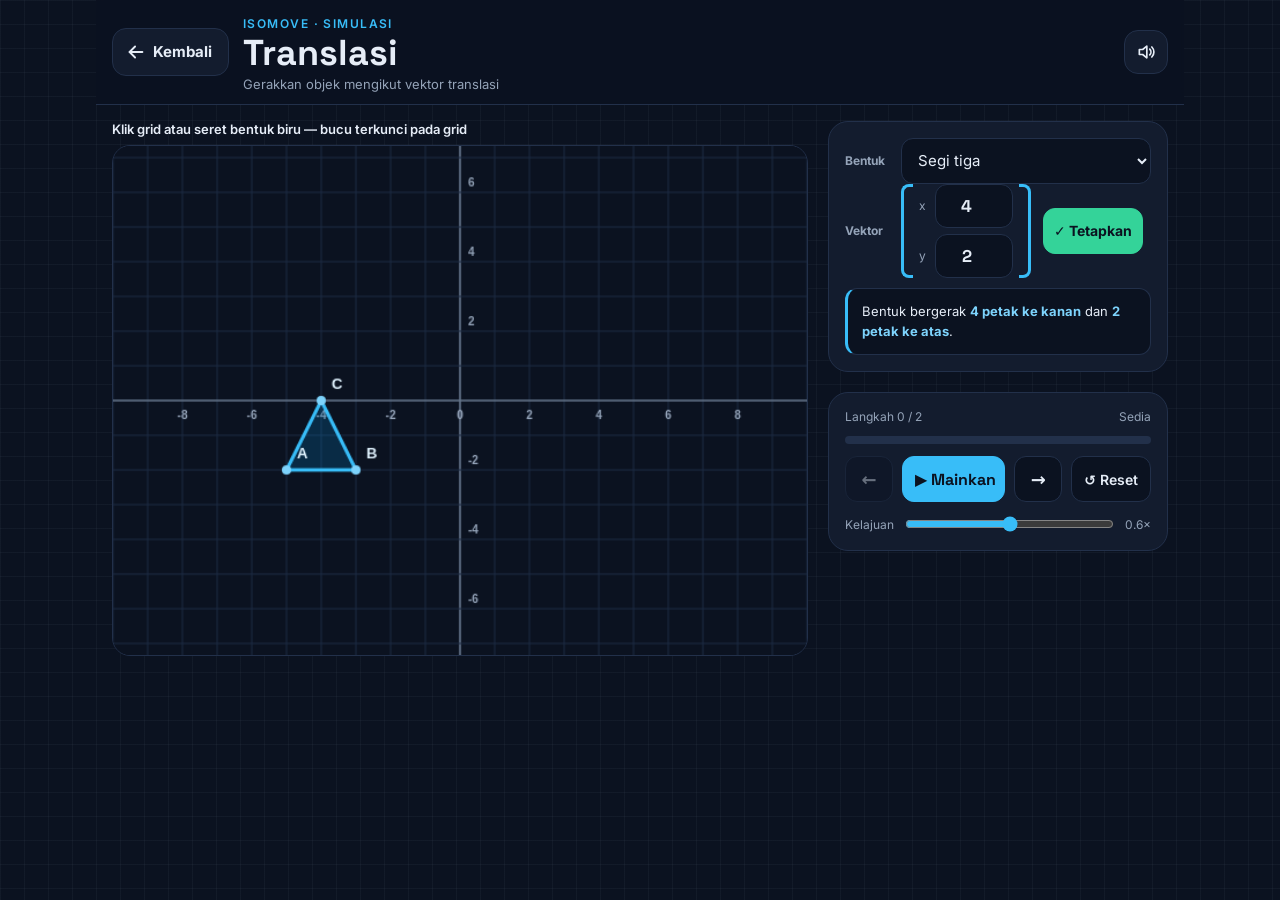
<file: simulasi/translasi.html>
<!doctype html>
<html lang="ms">
<head>
<meta charset="utf-8">
<meta name="viewport" content="width=device-width, initial-scale=1, maximum-scale=1, user-scalable=no, viewport-fit=cover">
<title>Simulasi Translasi · ISOMOVE</title>
<meta name="theme-color" content="#0B1220">
<link rel="manifest" href="../manifest.json">
<link rel="icon" href="../favicon.svg" type="image/svg+xml">
<link rel="apple-touch-icon" href="../icons/apple-touch-icon.png">
<style>
@font-face{font-family:'Inter';font-weight:400;font-display:swap;src:url('../fonts/inter-latin-400-normal.woff2') format('woff2')}
@font-face{font-family:'Inter';font-weight:600;font-display:swap;src:url('../fonts/inter-latin-600-normal.woff2') format('woff2')}
@font-face{font-family:'Inter';font-weight:700;font-display:swap;src:url('../fonts/inter-latin-700-normal.woff2') format('woff2')}
@font-face{font-family:'Space Grotesk';font-weight:700;font-display:swap;src:url('../fonts/space-grotesk-latin-700-normal.woff2') format('woff2')}
:root{--bg:#0B1220;--surface:#131C2E;--border:#22304A;--text:#E6EDF7;--muted:#94A3B8;--accent:#38BDF8;--green:#34D399;--orange:#FB923C;--pink:#F472B6;--amber:#FBBF24;--head:'Space Grotesk',system-ui,sans-serif}
*{box-sizing:border-box}
html,body{margin:0}
body{background-color:var(--bg);background-image:linear-gradient(rgba(148,163,184,.06) 1px,transparent 1px),linear-gradient(90deg,rgba(148,163,184,.06) 1px,transparent 1px);background-size:24px 24px;color:var(--text);font-family:'Inter',system-ui,sans-serif;-webkit-font-smoothing:antialiased;-webkit-tap-highlight-color:transparent}
:focus-visible{outline:3px solid var(--accent);outline-offset:2px}
.wrap{max-width:1120px;margin:0 auto;padding:20px 16px calc(28px + env(safe-area-inset-bottom,0px))}
.top{display:flex;align-items:center;gap:14px;margin-bottom:16px}
.back{flex:none;width:44px;height:44px;border-radius:14px;display:flex;align-items:center;justify-content:center;background:var(--surface);border:1px solid var(--border);color:var(--text)}
.back:hover{border-color:var(--muted)}
.eyebrow{font-size:12px;font-weight:600;letter-spacing:.12em;text-transform:uppercase;color:var(--accent)}
.top h1{margin:2px 0 0;font-family:var(--head);font-size:28px;line-height:1.1}
.top p{margin:2px 0 0;font-size:13px;color:var(--muted)}
.grid{display:grid;grid-template-columns:minmax(0,1fr);grid-template-areas:"controls" "canvas" "player";gap:14px}
.a-controls{grid-area:controls}.a-canvas{grid-area:canvas}.a-player{grid-area:player}
.panel{border:1px solid var(--border);background:var(--surface);padding:16px;border-radius:20px}
.row{display:flex;align-items:center;gap:9px}
label,.muted{font-size:12px;color:var(--muted)}
.title{font-size:14px;font-weight:700;color:var(--text)}
select,input[type=number]{background:var(--bg);color:var(--text);border:1px solid var(--border);border-radius:12px;padding:10px 12px;font:inherit;font-size:15px}
select{width:100%;margin-top:6px;min-height:46px}
input[type=number]{width:78px;min-height:44px;font-family:var(--head);font-weight:700;font-size:17px;text-align:center}
select:focus,input:focus{border-color:var(--accent);outline:none}
button{border:1px solid var(--border);border-radius:12px;padding:10px 12px;min-height:46px;background:var(--bg);color:var(--text);font:inherit;font-weight:600;font-size:14px;cursor:pointer}
button:hover:not(:disabled){border-color:var(--muted)}
button:disabled{opacity:.4;cursor:not-allowed}
.bracket{height:100px;width:12px;border:3px solid var(--accent)}
.bl{border-right:0;border-radius:8px 0 0 8px}.br{border-left:0;border-radius:0 8px 8px 0}
.hint{font-size:13px;font-weight:600;margin:0 0 8px}
.canvasbox{border:1px solid var(--border);border-radius:18px;overflow:hidden;background:var(--bg)}
canvas{width:100%;height:auto;display:block;touch-action:none;cursor:crosshair}
.legend{display:flex;gap:8px;flex-wrap:wrap;margin-top:10px;font-size:12px;font-weight:600}
.legend span{display:inline-flex;align-items:center;gap:6px;padding:5px 10px;border-radius:999px;background:var(--surface);border:1px solid var(--border)}
.legend i{width:10px;height:10px;border-radius:999px;display:inline-block}
.canvasbox{position:relative}.warning{position:absolute;top:12px;left:50%;transform:translateX(-50%);z-index:2;width:max-content;max-width:calc(100% - 24px);padding:10px 16px;border-radius:14px;background:#FBBF24;color:#0B1220;font-size:14px;font-weight:700;line-height:1.35;text-align:center;box-shadow:0 8px 24px rgba(0,0,0,.45);pointer-events:none;animation:pop .25s ease-out}.warning:empty{display:none}@keyframes pop{from{opacity:0;transform:translate(-50%,-8px)}to{opacity:1;transform:translate(-50%,0)}}@media(min-width:900px){.warning{font-size:15px;top:16px}}@media(prefers-reduced-motion:reduce){.warning{animation:none}}
.barbg{height:8px;background:var(--border);border-radius:999px;overflow:hidden;margin:12px 0}
.bar{height:100%;width:0%;background:var(--accent);border-radius:999px}
.primary{flex:1;background:var(--accent);border-color:var(--accent);color:var(--bg);font-family:var(--head);font-weight:700;font-size:16px}
.primary:hover:not(:disabled){background:#7DD3FC;border-color:#7DD3FC}
.set{background:var(--green);border-color:var(--green);color:var(--bg);font-weight:700;margin-left:8px}
.set:hover:not(:disabled){background:#6EE7B7;border-color:#6EE7B7}
input[type=range]{accent-color:var(--accent)}.note{background:var(--bg);border:1px solid var(--border);border-left:3px solid var(--accent);padding:12px 14px;margin-top:12px;border-radius:12px;font-size:13px;line-height:1.6;color:var(--text)}.note strong{color:#7DD3FC}.statusline{font-size:13px;margin-top:12px;line-height:1.7;color:var(--text)}.statusline strong{color:var(--muted);font-weight:600}
@media(max-width:440px){.wrap{padding:14px 10px 24px}.panel{padding:12px}.row{gap:6px}.set{margin-left:0}button{padding:9px 8px}.top h1{font-size:24px}}
@media(min-width:900px){
 .wrap{padding:32px 32px 40px}
 .top h1{font-size:36px}
 .grid{grid-template-columns:minmax(0,1fr) 340px;grid-template-rows:auto 1fr;grid-template-areas:"canvas controls" "canvas player";align-items:start;gap:20px}
 .a-canvas{grid-row:1 / span 2}
}

/* Butang kembali mudah ditekan di iPhone: elak kawasan jam/notch, header melekat di atas */
.wrap{padding-top:0}
.top{position:sticky;top:0;z-index:20;margin:0 -16px 16px;padding:calc(12px + env(safe-area-inset-top,0px)) 16px 12px;background:rgba(11,18,32,.94);-webkit-backdrop-filter:blur(10px);backdrop-filter:blur(10px);border-bottom:1px solid var(--border)}
.back{width:auto;height:48px;padding:0 16px 0 12px;gap:6px;font-weight:700;font-size:15px;text-decoration:none;touch-action:manipulation}
.back span{line-height:1}
@media(max-width:440px){.top{margin:0 -10px 14px;padding-left:10px;padding-right:10px}.wrap{padding-top:0}}
@media(max-width:420px){.top h1{font-size:22px}.top p{display:none}}
.top-snd{margin-left:auto;flex:none}
/* Amaran: satu baris kecil di luar grid, kiri atas (ganti teks petunjuk) */
.a-canvas .warning{position:static;display:block;transform:none;width:max-content;max-width:100%;margin:0 0 8px;padding:3px 8px;border-radius:6px;font-size:11px;font-weight:700;line-height:1.4;text-align:left;white-space:nowrap;overflow:hidden;text-overflow:ellipsis;box-shadow:none;opacity:1;animation:none}
.a-canvas .warning:empty{display:none}
.a-canvas:has(.warning:not(:empty)) .hint{display:none}
/* ===== Kawalan padat + satu skrin di telefon ===== */
.back svg{width:22px;height:22px;flex:none}
.back:active{transform:scale(.94);background:var(--border)}
.crow{display:flex;align-items:center;gap:8px}
.crow+.crow{margin-top:10px}
.cl{flex:none;width:60px;margin:0;font-size:12px;font-weight:700;color:var(--muted)}
.crow select{flex:1;min-width:0;margin-top:0}
.sr{position:absolute;width:1px;height:1px;overflow:hidden;clip:rect(0 0 0 0);white-space:nowrap}
.rnd{width:100%;margin-top:8px}
.vec{display:flex;align-items:stretch;gap:6px}
.vec .bracket{height:auto}
.vcol{display:flex;flex-direction:column;gap:6px}
.vcol .row{gap:6px}.vcol .muted{width:10px}
.crow .set{margin-left:4px;white-space:nowrap}
.crow .coord{flex:1;flex-wrap:nowrap;gap:6px}
.crow .axisvalue{flex:none}
.cl{width:48px}.crow .coord input,.crow .axisvalue input{width:52px}.crow .set{padding-left:10px;padding-right:10px}
.pbtns #prev,.pbtns #next{flex:none;width:48px;padding:0;font-size:18px}
.pbtns button{white-space:nowrap}.pbtns .primary{min-width:0}
.pspeed{margin-top:12px}
.a-controls .note{margin-top:10px}
@media(max-width:699px){
 .wrap{height:100svh;display:flex;flex-direction:column;padding-bottom:calc(8px + env(safe-area-inset-bottom,0px))}
 .top{margin-bottom:8px;padding-top:calc(6px + env(safe-area-inset-top,0px));padding-bottom:6px;gap:10px}
 .top .eyebrow{display:none}
 .top h1{font-size:20px;margin:0}
 .back{height:40px;padding:0 12px 0 10px;font-size:14px}
 .top .snd-btn{width:40px;height:40px;min-height:40px;border-radius:12px}
 .grid{flex:1;min-height:0;display:flex;flex-direction:column;gap:8px}
 .panel{padding:10px 12px;border-radius:16px}
 select,input[type=number]{min-height:38px;padding:5px 8px;font-size:16px}
 input[type=number]{width:54px}
 .coord input,.axisvalue input{width:52px}
 button{min-height:40px;padding:6px 10px}
 .crow+.crow{margin-top:8px}
 .cl{width:52px;font-size:11.5px}
 .vcol{gap:4px}
 .a-controls .note{margin-top:8px;padding:6px 10px;font-size:12px;line-height:1.4}
 .valuestatus{font-size:11px;margin-top:4px}
 .a-canvas{flex:1;min-height:170px;display:flex;flex-direction:column}
 .hint,.sub{display:none}
 .a-canvas .warning{margin:0 0 4px}
 .canvasbox{flex:1;min-height:0;container-type:size;display:flex;align-items:center;justify-content:center;border:0;border-radius:0;background:none;overflow:visible}
 .canvasbox>canvas,.canvasbox>svg{width:min(100cqw,calc(100cqh * 600 / 440));height:auto;aspect-ratio:600/440;border:1px solid var(--border);border-radius:14px}
 .barbg{margin:8px 0}
 .pspeed{margin-top:8px}
 .primary{font-size:15px}
}
</style>
</head>
<body>
<main class="wrap">
<header class="top">
<a class="back" id="backbtn" href="../#/simulasi" aria-label="Kembali ke Simulasi"><svg width="22" height="22" viewBox="0 0 24 24" fill="none" stroke="currentColor" stroke-width="2" stroke-linecap="round" stroke-linejoin="round" aria-hidden="true"><path d="M19 12H5"/><path d="M11 6l-6 6 6 6"/></svg><span>Kembali</span></a>
<div><span class="eyebrow">ISOMOVE · Simulasi</span><h1>Translasi</h1><p>Gerakkan objek mengikut vektor translasi</p></div>
<span class="top-snd" id="sndslot"></span></header>
<div class="grid">
<section class="panel a-controls">
<div class="crow"><label class="cl" for="shape">Bentuk</label><select id="shape"><option value="triangle">Segi tiga</option><option value="quad">Segi empat</option><option value="pentagon">Pentagon</option><option value="hexagon">Heksagon</option><option value="trapezium">Trapezium</option><option value="random">Random</option></select></div>
<button id="random" class="rnd" style="display:none">⚄ Jana Bentuk Baharu</button>
<div class="crow"><span class="cl">Vektor</span><div class="vec"><div class="bracket bl"></div><div class="vcol"><div class="row"><span class="muted">x</span><input id="dx" type="number" value="4" min="-8" max="8" step="1" aria-label="Nilai x"></div><div class="row"><span class="muted">y</span><input id="dy" type="number" value="2" min="-6" max="6" step="1" aria-label="Nilai y"></div></div><div class="bracket br"></div></div><button id="apply" class="set">✓ Tetapkan</button></div>
<div id="desc" class="note">Bentuk bergerak <strong>4 petak ke kanan</strong> dan <strong>2 petak ke atas</strong>.</div>
</section>
<div class="a-canvas">
<p class="hint">Klik grid atau seret bentuk biru — bucu terkunci pada grid</p>
<div id="warning" class="warning" role="alert" aria-live="assertive"></div><div class="canvasbox"><canvas id="canvas" width="600" height="440"></canvas></div>
</div>
<section class="panel a-player">
<div class="row" style="justify-content:space-between"><span id="step" class="muted">Langkah 0 / 2</span><span id="status" class="muted">Sedia</span></div>
<div class="barbg"><div id="bar" class="bar"></div></div>
<div class="row pbtns"><button id="prev" aria-label="Langkah sebelum">←</button><button id="play" class="primary">▶ Mainkan</button><button id="next" aria-label="Langkah seterusnya">→</button><button id="reset">↺ Reset</button></div>
<div class="row pspeed"><label for="speed">Kelajuan</label><input id="speed" type="range" min=".2" max="1" step=".1" value=".6" style="flex:1;min-width:0"><span id="speedtext" class="muted">0.6×</span></div>
<div id="coordinates" class="statusline" hidden></div>
</section>
</div>
</main>
<script>

(function(){'use strict';function E(s){return document.getElementById(s)}var cv=E('canvas'),g=cv.getContext('2d');var S=30,OX=300,OY=220,ABC='ABCDEF';var presets={triangle:[[0,0],[2,0],[1,2]],quad:[[0,0],[3,0],[3,2],[0,2]],pentagon:[[0,0],[2,0],[3,1],[1,3],[-1,1]],hexagon:[[0,0],[2,0],[3,1],[2,3],[0,3],[-1,1]],trapezium:[[0,0],[4,0],[3,2],[1,2]]};var shape=presets.triangle,anchor=[-5,-2],dx=4,dy=2,step=0,t=0,phase='idle',elapsed=0,playing=false,raf=0,last=0,drag=false,offset=[0,0],valid=true;
function centroid(){var x=0,y=0;shape.forEach(function(p){x+=p[0];y+=p[1]});return[x/shape.length,y/shape.length]}function pts(a){return shape.map(function(p){return[p[0]+a[0],p[1]+a[1]]})}function shift(p){return[p[0]+dx,p[1]+dy]}function fits(a){return pts(a).every(function(p){var q=shift(p);return p[0]>=-9&&p[0]<=9&&p[1]>=-6&&p[1]<=6&&q[0]>=-9&&q[0]<=9&&q[1]>=-6&&q[1]<=6})}function xy(p){return[OX+p[0]*S,OY-p[1]*S]}function line(a,b,c,w){g.beginPath();g.moveTo(a[0],a[1]);g.lineTo(b[0],b[1]);g.strokeStyle=c;g.lineWidth=w;g.stroke()}function dot(p,r,c){g.beginPath();g.arc(p[0],p[1],r,0,Math.PI*2);g.fillStyle=c;g.fill()}function label(p,s,c){g.font='700 13px Inter, sans-serif';g.textAlign='left';g.fillStyle=c;g.fillText(s,p[0]+9,p[1]-10)}function stop(){playing=false;if(raf)cancelAnimationFrame(raf);raf=0;last=0}function resetAnim(){stop();step=0;t=0;phase='idle';elapsed=0;draw()}function warn(s){E('warning').textContent=s}function findValid(){if(fits(anchor))return true;for(var y=-5;y<=5;y++)for(var x=-8;x<=8;x++)if(fits([x,y])){anchor=[x,y];return true}return false}function describe(n,v){return n===0?'0 petak':Math.abs(n)+' petak ke '+(v?(n>0?'atas':'bawah'):(n>0?'kanan':'kiri'))}function randomShape(){var n=3+Math.floor(Math.random()*4),a=[];for(var i=0;i<n;i++){var ang=2*Math.PI*i/n-Math.PI/2,r=2+Math.random()*.4;a.push([Math.round(Math.cos(ang)*r),Math.round(Math.sin(ang)*r)])}return a}function explain(x,y){if(x===undefined){x=dx;y=dy}var h=x===0?'':'<strong>'+describe(x,false)+'</strong>',v=y===0?'':'<strong>'+describe(y,true)+'</strong>';if(!h&&!v)return 'Vektor (0, 0): bentuk tidak bergerak.';return 'Bentuk bergerak '+(h&&v?h+' dan '+v:(h||v))+'.'}function preview(){var a=E('dx').value.trim(),b=E('dy').value.trim(),x=Number(a),y=Number(b);if(a&&b&&Number.isInteger(x)&&Number.isInteger(y)&&Math.abs(x)<=8&&Math.abs(y)<=6)E('desc').innerHTML=explain(x,y)}E('dx').addEventListener('input',preview);E('dy').addEventListener('input',preview);function rebuild(){valid=findValid();resetAnim();E('random').style.display=E('shape').value==='random'?'block':'none';E('desc').innerHTML=explain();E('play').disabled=!valid;warn(valid?'':'⚠ Imej tidak muat dalam grid')}
function grid(){g.fillStyle='#0B1220';g.fillRect(0,0,600,440);g.font='600 10px Inter, sans-serif';g.textAlign='center';for(var x=-10;x<=10;x++){line([OX+x*S,0],[OX+x*S,440],x?'#1C2A42':'#64748B',x?1:1.6);if(x%2===0&&Math.abs(x)<=8){g.fillStyle='#94A3B8';g.fillText(String(x),OX+x*S,OY+16)}}g.textAlign='left';for(var y=-7;y<=7;y++){line([0,OY-y*S],[600,OY-y*S],y?'#1C2A42':'#64748B',y?1:1.6);if(y!==0&&y%2===0&&Math.abs(y)<=6){g.fillStyle='#94A3B8';g.fillText(String(y),OX+7,OY-y*S-5)}}}
function hop(start,u){var nx=Math.abs(dx),ny=Math.abs(dy),total=nx+ny,v=Math.max(0,Math.min(total,u)),done=Math.floor(v),f=v-done;var x=start[0]+Math.min(done,nx)*Math.sign(dx)*S,y=start[1]-Math.max(0,done-nx)*Math.sign(dy)*S;if(done<total){if(done<nx){x+=Math.sign(dx)*S*f;y-=17*Math.sin(Math.PI*f)}else{y-=Math.sign(dy)*S*f;x+=17*Math.sin(Math.PI*f)}}return[x,y]}function arc(start,a,b,c){if(b<=a)return;var n=Math.max(2,Math.ceil((b-a)*18));g.beginPath();for(var i=0;i<=n;i++){var p=hop(start,a+(b-a)*i/n);if(!i)g.moveTo(p[0],p[1]);else g.lineTo(p[0],p[1])}g.strokeStyle=c;g.lineWidth=3;g.lineCap='round';g.lineJoin='round';g.setLineDash([7,4]);g.stroke();g.setLineDash([])}function drawImage(ps,f){if(f<=0)return;var q=ps.map(shift),n=q.length;for(var i=0;i<n;i++){var v=Math.max(0,Math.min(1,f*n-i));if(v<=0)continue;var a=xy(q[i]),b=xy(q[(i+1)%n]);line(a,[a[0]+(b[0]-a[0])*v,a[1]+(b[1]-a[1])*v],'#f472b6',3.8)}q.forEach(function(p,i){if(f*n>=i){var a=xy(p);dot(a,4,'#f472b6');label(a,ABC[i]+'′','#fbcfe8')}})}
function draw(){grid();var ps=pts(anchor);g.beginPath();ps.forEach(function(p,i){var q=xy(p);if(i===0)g.moveTo(q[0],q[1]);else g.lineTo(q[0],q[1])});g.closePath();g.fillStyle='rgba(2,132,199,.22)';g.fill();g.strokeStyle='#38bdf8';g.lineWidth=3;g.stroke();ps.forEach(function(p,i){var q=xy(p);dot(q,4,'#7dd3fc');label(q,ABC[i],'#e0f2fe')});if(valid){var start=xy(ps[0]),nx=Math.abs(dx),ny=Math.abs(dy),total=nx+ny,u=step>0?total:t*total;arc(start,0,Math.min(nx,u),'#34d399');arc(start,nx,Math.min(total,u),'#fb923c');if(step>0)drawImage(ps,step>=2?1:t);if(step===0){if(phase==='highlight'||phase==='blink'){var p=phase==='blink'?hop(start,nx):start,visible=phase==='highlight'||Math.floor(elapsed/135)%2===0;if(visible){g.beginPath();g.arc(p[0],p[1],phase==='highlight'?16+5*Math.abs(Math.sin(elapsed/140)):19,0,Math.PI*2);g.strokeStyle='#facc15';g.lineWidth=4;g.stroke()}}if((phase==='moving'&&t>0)||phase==='blink'){var d=phase==='blink'?nx:u,p=hop(start,d);if(phase!=='blink'||Math.floor(elapsed/135)%2===0)dot(p,6,'#facc15');g.font='700 17px "Space Grotesk", sans-serif';g.fillStyle='#fde68a';g.fillText(String(Math.min(total,Math.ceil(d-.00001))),p[0]+16,p[1]-14)}}}E('step').textContent='Langkah '+step+' / 2';E('status').textContent=!valid?'Kawasan tidak mencukupi':phase==='idle'?'Sedia':step>=2?'Selesai':phase==='blink'?'Tukar arah • Kelip 3×':step===0?'Gerakkan A → A′':'Lukis keseluruhan imej';E('bar').style.width=((step+t)/2*100)+'%';E('play').textContent=playing?'⏸ Pause':step>=2?'↻ Ulang':'▶ Mainkan';E('prev').disabled=step===0&&t===0;E('next').disabled=step>=2;var a0=pts(anchor)[0],a1=shift(a0);E('coordinates').innerHTML='<strong>Bucu ditunjukkan:</strong> A<br><strong>Koordinat:</strong> A('+a0.join(', ')+') → A′('+a1.join(', ')+')<br><strong>Vektor:</strong> ('+dx+', '+dy+')'}
function advance(){step++;t=0;elapsed=0;phase=step>=2?'done':'moving';if(step>=2)stop()}function tick(now){if(!playing)return;if(!last)last=now;var dt=Math.min(60,now-last)*Number(E('speed').value);last=now;if(phase==='highlight'){elapsed+=dt;if(elapsed>=850){elapsed=0;phase='moving'}}else if(phase==='blink'){elapsed+=dt;if(elapsed>=810){elapsed=0;phase='moving'}}else if(phase==='moving'){var total=Math.abs(dx)+Math.abs(dy),duration=step===0?Math.max(550,total*360):Math.max(900,shape.length*480),next=t+dt/duration,boundary=step===0&&Math.abs(dx)>0&&Math.abs(dy)>0?Math.abs(dx)/total:-1;if(boundary>0&&t<boundary&&next>=boundary){t=boundary;phase='blink';elapsed=0}else{t=next;if(t>=1)advance()}}draw();if(playing)raf=requestAnimationFrame(tick)}
E('play').onclick=function(){if(!valid)return;if(playing){stop();draw();return}if(step>=2){step=0;t=0;phase='idle'}if(phase==='idle')phase='highlight';playing=true;last=0;draw();raf=requestAnimationFrame(tick)};function jump(d){stop();step=Math.max(0,Math.min(2,step+d));t=0;elapsed=0;phase=step===0?'idle':step===2?'done':'moving';draw()}E('prev').onclick=function(){jump(-1)};E('next').onclick=function(){jump(1)};E('reset').onclick=function(){anchor=[-5,-2];rebuild()};E('speed').oninput=function(){E('speedtext').textContent=Number(E('speed').value).toFixed(1)+'×'};E('shape').onchange=function(){var s=E('shape').value;shape=s==='random'?randomShape():presets[s];rebuild()};E('random').onclick=function(){shape=randomShape();rebuild()};function apply(){var a=E('dx').value.trim(),b=E('dy').value.trim(),x=Number(a),y=Number(b);if(!a||!b||!Number.isInteger(x)||!Number.isInteger(y)||Math.abs(x)>8||Math.abs(y)>6){warn('⚠ Nombor bulat sahaja: x −8 hingga 8, y −6 hingga 6');return}var ox=dx,oy=dy,oa=anchor.slice();dx=x;dy=y;if(!findValid()){dx=ox;dy=oy;anchor=oa;warn('⚠ Imej tidak muat dalam grid');return}rebuild()}E('apply').onclick=apply;['dx','dy'].forEach(function(id){E(id).onkeydown=function(e){if(e.key==='Enter'){e.preventDefault();apply()}}});function pointer(e){var r=cv.getBoundingClientRect();return[(e.clientX-r.left)/r.width*600,(e.clientY-r.top)/r.height*440]}function gridPoint(p){return[(p[0]-OX)/S,(OY-p[1])/S]}function inside(p){var ps=pts(anchor).map(xy),hit=false;for(var i=0,j=ps.length-1;i<ps.length;j=i++){var a=ps[i],b=ps[j];if((a[1]>p[1])!==(b[1]>p[1])&&p[0]<(b[0]-a[0])*(p[1]-a[1])/(b[1]-a[1])+a[0])hit=!hit}return hit}function place(a){var q=[Math.round(a[0]),Math.round(a[1])];if(fits(q)){if(q[0]!==anchor[0]||q[1]!==anchor[1]){anchor=q;resetAnim()}warn('')}else warn('⚠ Di luar grid')}cv.addEventListener('pointerdown',function(e){var p=pointer(e),v=gridPoint(p),c=centroid();drag=true;if(inside(p)){offset=[anchor[0]-v[0],anchor[1]-v[1]]}else{offset=[-c[0],-c[1]];place([v[0]+offset[0],v[1]+offset[1]])}try{cv.setPointerCapture(e.pointerId)}catch(err){}});cv.addEventListener('pointermove',function(e){if(!drag)return;var v=gridPoint(pointer(e));place([v[0]+offset[0],v[1]+offset[1]])});cv.addEventListener('pointerup',function(){drag=false});cv.addEventListener('pointercancel',function(){drag=false});rebuild();})();

</script>
<script>(function(){var b=document.getElementById('backbtn');b.addEventListener('click',function(e){try{var r=document.referrer?new URL(document.referrer):null;if(r&&r.origin===location.origin&&history.length>1){e.preventDefault();history.back()}}catch(x){}})})();</script>
<script src="../js/fx.js"></script>
<script>if(window.FX){document.getElementById('sndslot').innerHTML=FX.button();FX.watchSim('status',document.querySelector('.canvasbox'))}</script>
</body>
</html>
</file>
